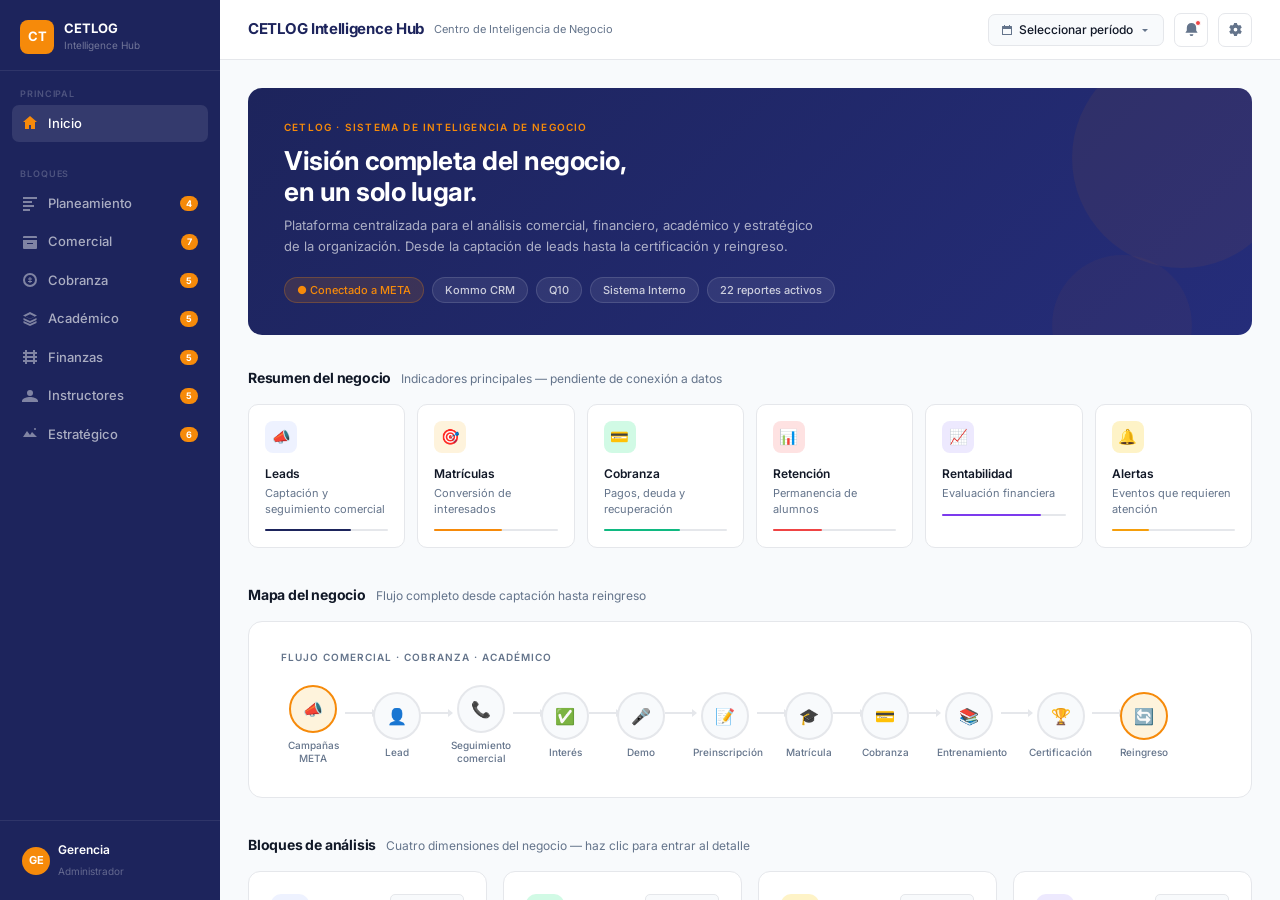
<file: index.html>
<!DOCTYPE html>
<html lang="es">
<head>
<meta charset="UTF-8">
<meta name="viewport" content="width=device-width, initial-scale=1.0">
<title>CETLOG Intelligence Hub</title>
<link href="https://fonts.googleapis.com/css2?family=Inter:wght@300;400;500;600;700&display=swap" rel="stylesheet">
<link rel="stylesheet" href="cetlog_shared.css">
<style>
  .hero { background: linear-gradient(135deg, var(--navy) 0%, #252D7A 100%); border-radius: 14px; padding: 32px 36px; margin-bottom: 28px; position: relative; overflow: hidden; }
  .hero::before { content: ''; position: absolute; right: -40px; top: -40px; width: 220px; height: 220px; background: var(--orange); border-radius: 50%; opacity: 0.06; }
  .hero::after { content: ''; position: absolute; right: 60px; bottom: -60px; width: 140px; height: 140px; background: var(--orange); border-radius: 50%; opacity: 0.04; }
  .hero-label { font-size: 10px; font-weight: 600; color: var(--orange); text-transform: uppercase; letter-spacing: 0.12em; margin-bottom: 10px; }
  .hero h2 { font-size: 26px; font-weight: 700; color: white; letter-spacing: -0.5px; margin-bottom: 8px; line-height: 1.2; }
  .hero p { color: #ffffffa0; font-size: 13px; max-width: 540px; line-height: 1.6; margin-bottom: 20px; }
  .hero-chips { display: flex; gap: 8px; flex-wrap: wrap; }
  .hero-chip { background: #ffffff14; border: 1px solid #ffffff20; color: #ffffffc0; font-size: 11px; font-weight: 500; padding: 4px 12px; border-radius: 20px; }
  .hero-chip.orange { background: #F68A0A22; border-color: #F68A0A40; color: var(--orange); }

  .kpi-strip { display: grid; grid-template-columns: repeat(6, 1fr); gap: 12px; margin-bottom: 4px; }
  .kpi-card { background: var(--card); border: 1px solid var(--border); border-radius: 10px; padding: 16px; cursor: pointer; transition: all 0.15s; text-decoration: none; color: inherit; display: block; }
  .kpi-card:hover { border-color: var(--navy); box-shadow: 0 4px 16px #1D245C0f; transform: translateY(-1px); }
  .kpi-icon { width: 32px; height: 32px; border-radius: 8px; display: flex; align-items: center; justify-content: center; margin-bottom: 12px; font-size: 15px; }
  .kpi-card h4 { font-size: 12px; font-weight: 600; color: var(--text); margin-bottom: 3px; }
  .kpi-card p { font-size: 11px; color: var(--muted); line-height: 1.4; }
  .kpi-card .kpi-bar { height: 2px; background: var(--border); border-radius: 1px; margin-top: 12px; }
  .kpi-card .kpi-bar-fill { height: 100%; border-radius: 1px; width: 0; transition: width 0.8s ease; }

  .flow-section { background: var(--card); border: 1px solid var(--border); border-radius: 14px; padding: 28px 32px; margin-bottom: 4px; }
  .flow-label { font-size: 10px; font-weight: 600; color: var(--muted); text-transform: uppercase; letter-spacing: 0.1em; margin-bottom: 20px; }
  .flow-track { display: flex; align-items: center; gap: 0; overflow-x: auto; padding-bottom: 4px; }
  .flow-node { display: flex; flex-direction: column; align-items: center; flex-shrink: 0; }
  .flow-step { display: flex; flex-direction: column; align-items: center; gap: 6px; }
  .flow-bubble { width: 48px; height: 48px; border-radius: 50%; display: flex; align-items: center; justify-content: center; font-size: 16px; border: 2px solid var(--border); background: var(--bg); transition: all 0.2s; cursor: pointer; }
  .flow-bubble:hover { border-color: var(--navy); transform: scale(1.08); }
  .flow-bubble.highlight { border-color: var(--orange); background: var(--orange-light); }
  .flow-label-text { font-size: 10px; font-weight: 500; color: var(--muted); text-align: center; max-width: 64px; line-height: 1.3; }
  .flow-connector { width: 28px; height: 2px; background: var(--border); flex-shrink: 0; position: relative; margin-bottom: 24px; }
  .flow-connector::after { content: ''; position: absolute; right: -4px; top: -3px; width: 0; height: 0; border-top: 4px solid transparent; border-bottom: 4px solid transparent; border-left: 5px solid var(--border); }

  .blocks-grid { display: grid; grid-template-columns: repeat(4, 1fr); gap: 16px; }
  .block-card { background: var(--card); border: 1px solid var(--border); border-radius: 12px; padding: 22px; cursor: pointer; transition: all 0.15s; display: flex; flex-direction: column; gap: 14px; text-decoration: none; color: inherit; }
  .block-card:hover { box-shadow: 0 8px 24px #1D245C12; transform: translateY(-2px); }
  .block-card:hover .block-btn { background: var(--navy); color: white; border-color: var(--navy); }
  .block-header { display: flex; align-items: flex-start; justify-content: space-between; }
  .block-icon { width: 38px; height: 38px; border-radius: 10px; display: flex; align-items: center; justify-content: center; font-size: 18px; }
  .block-count { font-size: 11px; font-weight: 600; color: var(--muted); background: var(--bg); border: 1px solid var(--border); border-radius: 5px; padding: 2px 8px; }
  .block-body h4 { font-size: 14px; font-weight: 700; color: var(--text); margin-bottom: 5px; letter-spacing: -0.2px; }
  .block-body p { font-size: 12px; color: var(--muted); line-height: 1.5; }
  .block-reports { display: flex; flex-wrap: wrap; gap: 5px; }
  .report-tag { font-size: 10px; font-weight: 500; color: var(--muted); background: var(--bg); border: 1px solid var(--border); border-radius: 4px; padding: 2px 7px; }
  .block-btn { display: flex; align-items: center; justify-content: center; gap: 5px; border: 1px solid var(--border); border-radius: 7px; padding: 8px; font-size: 12px; font-weight: 600; color: var(--text); background: var(--bg); cursor: pointer; transition: all 0.15s; width: 100%; }

  .alerts-grid { display: grid; grid-template-columns: repeat(2, 1fr); gap: 12px; }
  .alert-card { background: var(--card); border: 1px solid var(--border); border-radius: 10px; padding: 16px 18px; display: flex; gap: 14px; align-items: flex-start; cursor: pointer; transition: all 0.15s; }
  .alert-card:hover { border-color: var(--navy); box-shadow: 0 4px 14px #1D245C0a; }
  .alert-dot { width: 8px; height: 8px; border-radius: 50%; flex-shrink: 0; margin-top: 5px; }
  .alert-body { flex: 1; }
  .alert-type { font-size: 9px; font-weight: 700; text-transform: uppercase; letter-spacing: 0.1em; margin-bottom: 4px; }
  .alert-body h5 { font-size: 13px; font-weight: 600; color: var(--text); margin-bottom: 3px; }
  .alert-body p { font-size: 11px; color: var(--muted); line-height: 1.4; }
  .alert-meta { font-size: 10px; color: var(--muted); margin-top: 8px; display: flex; gap: 8px; align-items: center; }
  .alert-badge { font-size: 9px; font-weight: 600; padding: 2px 7px; border-radius: 4px; }
</style>
</head>
<body>
<div class="layout">

  <aside class="sidebar">
    <div class="sidebar-logo">
      <div class="logo-mark">CT</div>
      <div class="logo-text"><strong>CETLOG</strong><span>Intelligence Hub</span></div>
    </div>
    <div class="sidebar-section">
      <div class="sidebar-section-label">Principal</div>
      <a class="nav-item active" href="index.html">
        <svg class="nav-icon" viewBox="0 0 16 16" fill="currentColor"><path d="M8 1L1 7h2v7h4v-4h2v4h4V7h2L8 1z"/></svg>
        Inicio
      </a>
    </div>
    <div class="sidebar-section">
      <div class="sidebar-section-label">Bloques</div>
      <a class="nav-item" href="cetlog_planeamiento.html">
        <svg class="nav-icon" viewBox="0 0 16 16" fill="currentColor"><path d="M1 2h14v2H1V2zm0 4h9v2H1V6zm0 4h11v2H1v-2zm0 4h7v2H1v-2z"/></svg>
        Planeamiento<span class="nav-badge">4</span>
      </a>
      <a class="nav-item" href="cetlog_comercial.html">
        <svg class="nav-icon" viewBox="0 0 16 16" fill="currentColor"><path d="M2 2h12a1 1 0 0 1 1 1v1H1V3a1 1 0 0 1 1-1zm-1 4h14v8a1 1 0 0 1-1 1H2a1 1 0 0 1-1-1V6zm4 3v1h6V9H5z"/></svg>
        Comercial<span class="nav-badge">7</span>
      </a>
      <a class="nav-item" href="cetlog_cobranza.html">
        <svg class="nav-icon" viewBox="0 0 16 16" fill="currentColor"><path d="M8 1a7 7 0 1 1 0 14A7 7 0 0 1 8 1zm0 2a5 5 0 1 0 0 10A5 5 0 0 0 8 3zm.5 2v1.5H10v1H8.5V9H10v1H8.5V11h-1v-1H6V9h1.5V7.5H6v-1h1.5V5h1z"/></svg>
        Cobranza<span class="nav-badge">5</span>
      </a>
      <a class="nav-item" href="cetlog_academico.html">
        <svg class="nav-icon" viewBox="0 0 16 16" fill="currentColor"><path d="M8 1l7 3.5-7 3.5-7-3.5L8 1zm0 2.24L3.36 5.5 8 7.76 12.64 5.5 8 3.24zM1.5 7l6.5 3 6.5-3V9L8 12 1.5 9V7zm0 3l6.5 3 6.5-3v2L8 15l-6.5-3v-2z"/></svg>
        Académico<span class="nav-badge">5</span>
      </a>
      <a class="nav-item" href="cetlog_finanzas.html">
        <svg class="nav-icon" viewBox="0 0 16 16" fill="currentColor"><path d="M1 3h14v2H1V3zm0 4h14v2H1V7zm0 4h14v2H1v-2zM3 1h2v14H3V1zm8 0h2v14h-2V1z"/></svg>
        Finanzas<span class="nav-badge">5</span>
      </a>
      <a class="nav-item" href="cetlog_instructores.html">
      <svg class="nav-icon" viewBox="0 0 16 16" fill="currentColor"><path d="M8 8a3 3 0 1 0 0-6 3 3 0 0 0 0 6zm0 1c-2.67 0-8 1.34-8 4v1h16v-1c0-2.66-5.33-4-8-4z"/></svg>
      Instructores<span class="nav-badge">5</span>
    </a>
    <a class="nav-item" href="cetlog_estrategico.html">
        <svg class="nav-icon" viewBox="0 0 16 16" fill="currentColor"><path d="M1 11l4-6 3 4 2-3 5 5H1zm13-8a1 1 0 1 1-2 0 1 1 0 0 1 2 0z"/></svg>
        Estratégico<span class="nav-badge">6</span>
      </a>
    </div>
    <div class="sidebar-bottom">
      <div class="user-pill">
        <div class="avatar">GE</div>
        <div class="user-info"><strong>Gerencia</strong><span>Administrador</span></div>
      </div>
    </div>
  </aside>

  <div class="main">
    <header class="topbar">
      <div class="topbar-title">
        <h1>CETLOG Intelligence Hub</h1>
        <p>Centro de Inteligencia de Negocio</p>
      </div>
      <div class="topbar-actions">
        <div class="period-selector">
          <svg viewBox="0 0 12 12" fill="currentColor"><path d="M3 1v1H1.5A.5.5 0 0 0 1 2.5v8a.5.5 0 0 0 .5.5h9a.5.5 0 0 0 .5-.5v-8a.5.5 0 0 0-.5-.5H9V1H8v1H4V1H3zm-1 4h8v5H2V5z"/></svg>
          Seleccionar período
          <svg viewBox="0 0 12 12" fill="currentColor"><path d="M3 5l3 3 3-3"/></svg>
        </div>
        <div class="icon-btn" data-tip="Notificaciones">
          <div class="notif-dot"></div>
          <svg width="15" height="15" viewBox="0 0 16 16" fill="currentColor"><path d="M8 1a5 5 0 0 0-5 5v3l-1.5 2.5h13L13 9V6a5 5 0 0 0-5-5zm0 14a2 2 0 0 0 2-2H6a2 2 0 0 0 2 2z"/></svg>
        </div>
        <div class="icon-btn" data-tip="Configuración">
          <svg width="15" height="15" viewBox="0 0 16 16" fill="currentColor"><path d="M6.5 1h3l.5 2a5 5 0 0 1 1.2.7l2-.5 1.5 2.6-1.5 1.4a5 5 0 0 1 0 1.6l1.5 1.4-1.5 2.6-2-.5A5 5 0 0 1 10 13l-.5 2h-3L6 13a5 5 0 0 1-1.2-.7l-2 .5L1.3 10.2l1.5-1.4a5 5 0 0 1 0-1.6L1.3 5.8 2.8 3.2l2 .5A5 5 0 0 1 6 3L6.5 1zM8 6a2 2 0 1 0 0 4 2 2 0 0 0 0-4z"/></svg>
        </div>
      </div>
    </header>

    <div class="content">

      <div class="hero">
        <div class="hero-label">CETLOG · Sistema de Inteligencia de Negocio</div>
        <h2>Visión completa del negocio,<br>en un solo lugar.</h2>
        <p>Plataforma centralizada para el análisis comercial, financiero, académico y estratégico de la organización. Desde la captación de leads hasta la certificación y reingreso.</p>
        <div class="hero-chips">
          <div class="hero-chip orange">● Conectado a META</div>
          <div class="hero-chip">Kommo CRM</div>
          <div class="hero-chip">Q10</div>
          <div class="hero-chip">Sistema Interno</div>
          <div class="hero-chip">22 reportes activos</div>
        </div>
      </div>

      <div class="section-header">
        <h3>Resumen del negocio</h3>
        <p>Indicadores principales — pendiente de conexión a datos</p>
      </div>
      <div class="kpi-strip">
        <a class="kpi-card" href="cetlog_comercial.html">
          <div class="kpi-icon" style="background:#EEF2FF;">📣</div>
          <h4>Leads</h4>
          <p>Captación y seguimiento comercial</p>
          <div class="kpi-bar"><div class="kpi-bar-fill" style="background:var(--navy);" data-w="70"></div></div>
        </a>
        <a class="kpi-card" href="cetlog_comercial.html">
          <div class="kpi-icon" style="background:#FEF3DC;">🎯</div>
          <h4>Matrículas</h4>
          <p>Conversión de interesados</p>
          <div class="kpi-bar"><div class="kpi-bar-fill" style="background:var(--orange);" data-w="55"></div></div>
        </a>
        <a class="kpi-card" href="cetlog_cobranza.html">
          <div class="kpi-icon" style="background:#D1FAE5;">💳</div>
          <h4>Cobranza</h4>
          <p>Pagos, deuda y recuperación</p>
          <div class="kpi-bar"><div class="kpi-bar-fill" style="background:var(--success);" data-w="62"></div></div>
        </a>
        <a class="kpi-card" href="cetlog_academico.html">
          <div class="kpi-icon" style="background:#FEE2E2;">📊</div>
          <h4>Retención</h4>
          <p>Permanencia de alumnos</p>
          <div class="kpi-bar"><div class="kpi-bar-fill" style="background:var(--danger);" data-w="40"></div></div>
        </a>
        <a class="kpi-card" href="cetlog_estrategico.html">
          <div class="kpi-icon" style="background:#EDE9FE;">📈</div>
          <h4>Rentabilidad</h4>
          <p>Evaluación financiera</p>
          <div class="kpi-bar"><div class="kpi-bar-fill" style="background:#7C3AED;" data-w="80"></div></div>
        </a>
        <div class="kpi-card">
          <div class="kpi-icon" style="background:#FEF3C7;">🔔</div>
          <h4>Alertas</h4>
          <p>Eventos que requieren atención</p>
          <div class="kpi-bar"><div class="kpi-bar-fill" style="background:var(--warning);" data-w="30"></div></div>
        </div>
      </div>

      <div class="section-header" style="margin-top:36px;">
        <h3>Mapa del negocio</h3>
        <p>Flujo completo desde captación hasta reingreso</p>
      </div>
      <div class="flow-section">
        <div class="flow-label">FLUJO COMERCIAL · COBRANZA · ACADÉMICO</div>
        <div class="flow-track">
          <div class="flow-node"><div class="flow-step"><div class="flow-bubble highlight" data-tip="META Ads"><span>📣</span></div><div class="flow-label-text">Campañas META</div></div></div>
          <div class="flow-connector"></div>
          <div class="flow-node"><div class="flow-step"><div class="flow-bubble" data-tip="Kommo CRM"><span>👤</span></div><div class="flow-label-text">Lead</div></div></div>
          <div class="flow-connector"></div>
          <div class="flow-node"><div class="flow-step"><div class="flow-bubble" data-tip="Kommo + Control"><span>📞</span></div><div class="flow-label-text">Seguimiento comercial</div></div></div>
          <div class="flow-connector"></div>
          <div class="flow-node"><div class="flow-step"><div class="flow-bubble" data-tip="Kommo"><span>✅</span></div><div class="flow-label-text">Interés</div></div></div>
          <div class="flow-connector"></div>
          <div class="flow-node"><div class="flow-step"><div class="flow-bubble" data-tip="Lista de asistentes"><span>🎤</span></div><div class="flow-label-text">Demo</div></div></div>
          <div class="flow-connector"></div>
          <div class="flow-node"><div class="flow-step"><div class="flow-bubble" data-tip="Q10"><span>📝</span></div><div class="flow-label-text">Preinscripción</div></div></div>
          <div class="flow-connector"></div>
          <div class="flow-node"><div class="flow-step"><div class="flow-bubble" data-tip="Q10"><span>🎓</span></div><div class="flow-label-text">Matrícula</div></div></div>
          <div class="flow-connector"></div>
          <div class="flow-node"><div class="flow-step"><div class="flow-bubble" data-tip="Q10 + Cobranza"><span>💳</span></div><div class="flow-label-text">Cobranza</div></div></div>
          <div class="flow-connector"></div>
          <div class="flow-node"><div class="flow-step"><div class="flow-bubble" data-tip="Q10 + Sistema"><span>📚</span></div><div class="flow-label-text">Entrenamiento</div></div></div>
          <div class="flow-connector"></div>
          <div class="flow-node"><div class="flow-step"><div class="flow-bubble" data-tip="Q10"><span>🏆</span></div><div class="flow-label-text">Certificación</div></div></div>
          <div class="flow-connector"></div>
          <div class="flow-node"><div class="flow-step"><div class="flow-bubble highlight" data-tip="Q10 + Kommo"><span>🔄</span></div><div class="flow-label-text">Reingreso</div></div></div>
        </div>
      </div>

      <div class="section-header" style="margin-top:36px;">
        <h3>Bloques de análisis</h3>
        <p>Cuatro dimensiones del negocio — haz clic para entrar al detalle</p>
      </div>
      <div class="blocks-grid">

        <a class="block-card" href="cetlog_comercial.html">
          <div class="block-header"><div class="block-icon" style="background:#EEF2FF;">📣</div><div class="block-count">6 reportes</div></div>
          <div class="block-body"><h4>Comercial</h4><p>Analiza campañas, leads, seguimiento comercial, demos y matrículas.</p></div>
          <div class="block-reports"><span class="report-tag">Campañas</span><span class="report-tag">Leads</span><span class="report-tag">Embudo</span><span class="report-tag">Demos</span><span class="report-tag">Conversión</span><span class="report-tag">ROAS</span></div>
          <button class="block-btn">Ingresar →</button>
        </a>

        <a class="block-card" href="cetlog_cobranza.html">
          <div class="block-header"><div class="block-icon" style="background:#D1FAE5;">💳</div><div class="block-count">5 reportes</div></div>
          <div class="block-body"><h4>Cobranza</h4><p>Analiza matrículas, cuotas, deuda, recuperación y deserción financiera.</p></div>
          <div class="block-reports"><span class="report-tag">Matrículas</span><span class="report-tag">Primera Cuota</span><span class="report-tag">Deudores</span><span class="report-tag">Recuperación</span><span class="report-tag">Pérdidas</span></div>
          <button class="block-btn">Ingresar →</button>
        </a>

        <a class="block-card" href="cetlog_academico.html">
          <div class="block-header"><div class="block-icon" style="background:#FEF3C7;">📚</div><div class="block-count">5 reportes</div></div>
          <div class="block-body"><h4>Académico</h4><p>Analiza asistencia, participación, satisfacción, certificación y reingreso.</p></div>
          <div class="block-reports"><span class="report-tag">Asistencia</span><span class="report-tag">Participación</span><span class="report-tag">Encuestas</span><span class="report-tag">Certificación</span><span class="report-tag">Reingresantes</span></div>
          <button class="block-btn">Ingresar →</button>
        </a>

        <a class="block-card" href="cetlog_estrategico.html">
          <div class="block-header"><div class="block-icon" style="background:#EDE9FE;">📈</div><div class="block-count">6 reportes</div></div>
          <div class="block-body"><h4>Estratégico</h4><p>Transforma la información operativa en decisiones de negocio.</p></div>
          <div class="block-reports"><span class="report-tag">Rentabilidad</span><span class="report-tag">ROI</span><span class="report-tag">Cohortes</span><span class="report-tag">Riesgo Retiro</span><span class="report-tag">Riesgo Mora</span><span class="report-tag">Perfiles</span></div>
          <button class="block-btn">Ingresar →</button>
        </a>

      </div>

      <div class="section-header" style="margin-top:36px;">
        <h3>Centro de alertas</h3>
        <p>Eventos que requieren atención — pendiente de datos reales</p>
      </div>
      <div class="alerts-grid">
        <div class="alert-card">
          <div class="alert-dot" style="background:var(--danger);"></div>
          <div class="alert-body">
            <div class="alert-type" style="color:var(--danger);">Riesgo</div>
            <h5>Deudores sin seguimiento</h5>
            <p>Alumnos con deuda activa sin contacto registrado en los últimos días.</p>
            <div class="alert-meta"><span class="alert-badge" style="background:var(--danger-light);color:var(--danger);">Cobranza</span><span>· Acción requerida</span></div>
          </div>
        </div>
        <div class="alert-card">
          <div class="alert-dot" style="background:var(--warning);"></div>
          <div class="alert-body">
            <div class="alert-type" style="color:var(--warning);">Seguimiento</div>
            <h5>Leads sin contactar</h5>
            <p>Leads nuevos asignados a comerciales sin primera llamada registrada.</p>
            <div class="alert-meta"><span class="alert-badge" style="background:var(--warning-light);color:var(--warning);">Comercial</span><span>· Revisión pendiente</span></div>
          </div>
        </div>
        <div class="alert-card">
          <div class="alert-dot" style="background:var(--success);"></div>
          <div class="alert-body">
            <div class="alert-type" style="color:var(--success);">Oportunidad</div>
            <h5>Certificados sin oferta de reingreso</h5>
            <p>Alumnos certificados recientemente a quienes no se les ha ofrecido un nuevo programa.</p>
            <div class="alert-meta"><span class="alert-badge" style="background:var(--success-light);color:var(--success);">Académico</span><span>· Oportunidad comercial</span></div>
          </div>
        </div>
        <div class="alert-card">
          <div class="alert-dot" style="background:#7C3AED;"></div>
          <div class="alert-body">
            <div class="alert-type" style="color:#7C3AED;">Tendencia</div>
            <h5>Baja asistencia en programa activo</h5>
            <p>Un programa activo muestra tendencia a la baja en asistencia en las últimas sesiones.</p>
            <div class="alert-meta"><span class="alert-badge" style="background:#EDE9FE;color:#7C3AED;">Académico</span><span>· Monitoreo activo</span></div>
          </div>
        </div>
      </div>

      <div style="height:40px;"></div>
    </div>
  </div>
</div>

<script>
  window.addEventListener('load', () => {
    setTimeout(() => {
      document.querySelectorAll('.kpi-bar-fill').forEach(el => { el.style.width = el.dataset.w + '%'; });
    }, 300);
  });
</script>
</body>
</html>
</file>
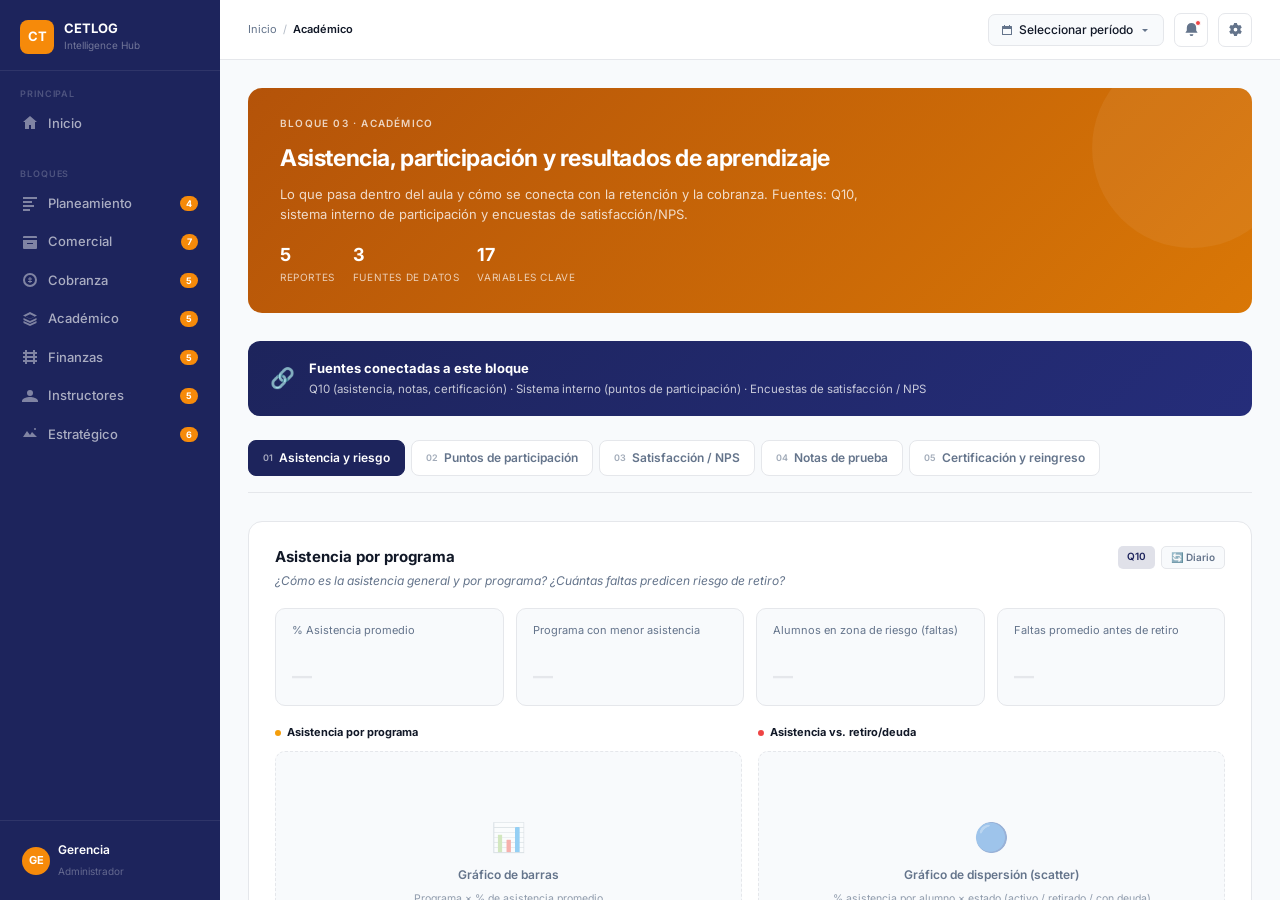
<file: cetlog_academico.html>
<!DOCTYPE html>
<html lang="es">
<head>
<meta charset="UTF-8">
<meta name="viewport" content="width=device-width, initial-scale=1.0">
<title>Académico · CETLOG Intelligence Hub</title>
<link href="https://fonts.googleapis.com/css2?family=Inter:wght@300;400;500;600;700&display=swap" rel="stylesheet">
<link rel="stylesheet" href="cetlog_shared.css">
<style>
  .block-hero.bh-academico { background: linear-gradient(135deg, #B45309 0%, #D97706 100%); }

.rtab .tab-dot{width:6px;height:6px;border-radius:50%;display:none;flex-shrink:0}
.rtab.active .tab-dot{display:inline-block;background:var(--orange)}
</style>
</head>
<body>
<div class="layout">

  <aside class="sidebar">
    <div class="sidebar-logo">
      <div class="logo-mark">CT</div>
      <div class="logo-text"><strong>CETLOG</strong><span>Intelligence Hub</span></div>
    </div>
    <div class="sidebar-section">
      <div class="sidebar-section-label">Principal</div>
      <a class="nav-item" href="index.html">
        <svg class="nav-icon" viewBox="0 0 16 16" fill="currentColor"><path d="M8 1L1 7h2v7h4v-4h2v4h4V7h2L8 1z"/></svg>
        Inicio
      </a>
    </div>
    <div class="sidebar-section">
      <div class="sidebar-section-label">Bloques</div>
      <a class="nav-item" href="cetlog_planeamiento.html">
        <svg class="nav-icon" viewBox="0 0 16 16" fill="currentColor"><path d="M1 2h14v2H1V2zm0 4h9v2H1V6zm0 4h11v2H1v-2zm0 4h7v2H1v-2z"/></svg>
        Planeamiento<span class="nav-badge">4</span>
      </a>
      <a class="nav-item" href="cetlog_comercial.html">
        <svg class="nav-icon" viewBox="0 0 16 16" fill="currentColor"><path d="M2 2h12a1 1 0 0 1 1 1v1H1V3a1 1 0 0 1 1-1zm-1 4h14v8a1 1 0 0 1-1 1H2a1 1 0 0 1-1-1V6zm4 3v1h6V9H5z"/></svg>
        Comercial<span class="nav-badge">7</span>
      </a>
      <a class="nav-item" href="cetlog_cobranza.html">
        <svg class="nav-icon" viewBox="0 0 16 16" fill="currentColor"><path d="M8 1a7 7 0 1 1 0 14A7 7 0 0 1 8 1zm0 2a5 5 0 1 0 0 10A5 5 0 0 0 8 3zm.5 2v1.5H10v1H8.5V9H10v1H8.5V11h-1v-1H6V9h1.5V7.5H6v-1h1.5V5h1z"/></svg>
        Cobranza<span class="nav-badge">5</span>
      </a>
      <a class="nav-item" href="cetlog_academico.html">
        <svg class="nav-icon" viewBox="0 0 16 16" fill="currentColor"><path d="M8 1l7 3.5-7 3.5-7-3.5L8 1zm0 2.24L3.36 5.5 8 7.76 12.64 5.5 8 3.24zM1.5 7l6.5 3 6.5-3V9L8 12 1.5 9V7zm0 3l6.5 3 6.5-3v2L8 15l-6.5-3v-2z"/></svg>
        Académico<span class="nav-badge">5</span>
      </a>
      <a class="nav-item" href="cetlog_finanzas.html">
        <svg class="nav-icon" viewBox="0 0 16 16" fill="currentColor"><path d="M1 3h14v2H1V3zm0 4h14v2H1V7zm0 4h14v2H1v-2zM3 1h2v14H3V1zm8 0h2v14h-2V1z"/></svg>
        Finanzas<span class="nav-badge">5</span>
      </a>
      <a class="nav-item" href="cetlog_instructores.html">
      <svg class="nav-icon" viewBox="0 0 16 16" fill="currentColor"><path d="M8 8a3 3 0 1 0 0-6 3 3 0 0 0 0 6zm0 1c-2.67 0-8 1.34-8 4v1h16v-1c0-2.66-5.33-4-8-4z"/></svg>
      Instructores<span class="nav-badge">5</span>
    </a>
    <a class="nav-item" href="cetlog_estrategico.html">
        <svg class="nav-icon" viewBox="0 0 16 16" fill="currentColor"><path d="M1 11l4-6 3 4 2-3 5 5H1zm13-8a1 1 0 1 1-2 0 1 1 0 0 1 2 0z"/></svg>
        Estratégico<span class="nav-badge">6</span>
      </a>
    </div>
    <div class="sidebar-bottom">
      <div class="user-pill">
        <div class="avatar">GE</div>
        <div class="user-info"><strong>Gerencia</strong><span>Administrador</span></div>
      </div>
    </div>
  </aside>

  <div class="main">
    <header class="topbar">
      <div class="topbar-title">
        <div class="topbar-crumb">
          <a href="index.html">Inicio</a>
          <span class="sep">/</span>
          <span class="current">Académico</span>
        </div>
      </div>
      <div class="topbar-actions">
        <div class="period-selector">
          <svg viewBox="0 0 12 12" fill="currentColor"><path d="M3 1v1H1.5A.5.5 0 0 0 1 2.5v8a.5.5 0 0 0 .5.5h9a.5.5 0 0 0 .5-.5v-8a.5.5 0 0 0-.5-.5H9V1H8v1H4V1H3zm-1 4h8v5H2V5z"/></svg>
          Seleccionar período
          <svg viewBox="0 0 12 12" fill="currentColor"><path d="M3 5l3 3 3-3"/></svg>
        </div>
        <div class="icon-btn" data-tip="Notificaciones"><div class="notif-dot"></div>
          <svg width="15" height="15" viewBox="0 0 16 16" fill="currentColor"><path d="M8 1a5 5 0 0 0-5 5v3l-1.5 2.5h13L13 9V6a5 5 0 0 0-5-5zm0 14a2 2 0 0 0 2-2H6a2 2 0 0 0 2 2z"/></svg>
        </div>
        <div class="icon-btn" data-tip="Configuración">
          <svg width="15" height="15" viewBox="0 0 16 16" fill="currentColor"><path d="M6.5 1h3l.5 2a5 5 0 0 1 1.2.7l2-.5 1.5 2.6-1.5 1.4a5 5 0 0 1 0 1.6l1.5 1.4-1.5 2.6-2-.5A5 5 0 0 1 10 13l-.5 2h-3L6 13a5 5 0 0 1-1.2-.7l-2 .5L1.3 10.2l1.5-1.4a5 5 0 0 1 0-1.6L1.3 5.8 2.8 3.2l2 .5A5 5 0 0 1 6 3L6.5 1zM8 6a2 2 0 1 0 0 4 2 2 0 0 0 0-4z"/></svg>
        </div>
      </div>
    </header>

    <div class="content">

      <div class="block-hero bh-academico">
        <div class="block-hero-eyebrow">Bloque 03 · Académico</div>
        <h2>Asistencia, participación y resultados de aprendizaje</h2>
        <p>Lo que pasa dentro del aula y cómo se conecta con la retención y la cobranza. Fuentes: Q10, sistema interno de participación y encuestas de satisfacción/NPS.</p>
        <div class="block-hero-meta">
          <div><span class="num">5</span><span class="lbl">Reportes</span></div>
          <div><span class="num">3</span><span class="lbl">Fuentes de datos</span></div>
          <div><span class="num">17</span><span class="lbl">Variables clave</span></div>
        </div>
      </div>

      <div class="integration-banner">
        <div class="icon">🔗</div>
        <div>
          <h5>Fuentes conectadas a este bloque</h5>
          <p>Q10 (asistencia, notas, certificación) · Sistema interno (puntos de participación) · Encuestas de satisfacción / NPS</p>
        </div>
      </div>

      <div class="report-tabs">
        <div class="report-tab active" onclick="showReport('asistencia')"><span class="tab-num">01</span> Asistencia y riesgo</div>
        <div class="report-tab" onclick="showReport('participacion')"><span class="tab-num">02</span> Puntos de participación</div>
        <div class="report-tab" onclick="showReport('satisfaccion')"><span class="tab-num">03</span> Satisfacción / NPS</div>
        <div class="report-tab" onclick="showReport('notas')"><span class="tab-num">04</span> Notas de prueba</div>
        <div class="report-tab" onclick="showReport('certificacion')"><span class="tab-num">05</span> Certificación y reingreso</div>
      </div>

      <!-- REPORT 1: ASISTENCIA Y RIESGO -->
      <div class="report-panel active" id="panel-asistencia">
        <div class="report-card">
          <div class="report-card-header">
            <div><h4>Asistencia por programa</h4><p class="question">¿Cómo es la asistencia general y por programa? ¿Cuántas faltas predicen riesgo de retiro?</p></div>
            <div class="report-meta-tags"><span class="meta-tag source">Q10</span><span class="meta-tag freq">🔄 Diario</span></div>
          </div>
          <div class="kpi-row" style="margin-bottom:18px;">
            <div class="kpi-mini"><div class="q">% Asistencia promedio</div><div class="placeholder-value"></div></div>
            <div class="kpi-mini"><div class="q">Programa con menor asistencia</div><div class="placeholder-value"></div></div>
            <div class="kpi-mini"><div class="q">Alumnos en zona de riesgo (faltas)</div><div class="placeholder-value"></div></div>
            <div class="kpi-mini"><div class="q">Faltas promedio antes de retiro</div><div class="placeholder-value"></div></div>
          </div>
          <div class="chart-grid-2">
            <div>
              <div class="viz-label"><span class="dot" style="background:var(--warning);"></span>Asistencia por programa</div>
              <div class="chart-placeholder"><div class="icon">📊</div><div class="label">Gráfico de barras</div><div class="sub">Programa × % de asistencia promedio</div></div>
            </div>
            <div>
              <div class="viz-label"><span class="dot" style="background:var(--danger);"></span>Asistencia vs. retiro/deuda</div>
              <div class="chart-placeholder"><div class="icon">🔵</div><div class="label">Gráfico de dispersión (scatter)</div><div class="sub">% asistencia por alumno × estado (activo / retirado / con deuda)</div></div>
            </div>
          </div>
          <div style="height:16px;"></div>
          <div class="viz-label"><span class="dot" style="background:var(--muted);"></span>Detalle de asistencia por programa</div>
          <div class="table-placeholder">
            <table>
              <thead><tr><th>Programa</th><th>Alumnos</th><th>% Asistencia</th><th>En riesgo (≥3 faltas)</th><th>Retirados del periodo</th></tr></thead>
              <tbody>
                <tr><td class="label-col">—</td><td>—</td><td>—</td><td>—</td><td>—</td></tr>
                <tr><td class="label-col">—</td><td>—</td><td>—</td><td>—</td><td>—</td></tr>
              </tbody>
            </table>
          </div>
        </div>

        <div class="report-card">
          <div class="report-card-header">
            <div><h4>Umbral de faltas como señal de riesgo</h4><p class="question">¿A partir de cuántas faltas seguidas aumenta significativamente la probabilidad de retiro?</p></div>
            <div class="report-meta-tags"><span class="meta-tag source">Q10</span><span class="meta-tag freq">🔄 Semanal</span></div>
          </div>
          <div class="viz-label"><span class="dot" style="background:var(--danger);"></span>Distribución de faltas previas al retiro</div>
          <div class="chart-placeholder"><div class="icon">📊</div><div class="label">Histograma</div><div class="sub">Número de faltas consecutivas × cantidad de retirados, marcando el umbral de alerta</div></div>
          <div style="height:10px;"></div>
          <p style="font-size:11px;color:var(--muted);font-style:italic;">⚠️ Regla simple sugerida para fase 1: alertar cuando un alumno acumula 3+ faltas en las últimas 2 semanas. Un modelo predictivo formal queda para una fase posterior.</p>
        </div>
      </div>

      <!-- REPORT 2: PUNTOS DE PARTICIPACIÓN -->
      <div class="report-panel" id="panel-participacion">
        <div class="report-card">
          <div class="report-card-header">
            <div><h4>Participación por programa y entrenador</h4><p class="question">¿Quién participa más, con qué calidad, y cómo varía por entrenador y programa?</p></div>
            <div class="report-meta-tags"><span class="meta-tag source">Sistema interno</span><span class="meta-tag freq">🔄 Diario</span></div>
          </div>
          <div class="kpi-row" style="margin-bottom:18px;">
            <div class="kpi-mini"><div class="q">Puntos promedio por alumno</div><div class="placeholder-value"></div></div>
            <div class="kpi-mini"><div class="q">Programa más participativo</div><div class="placeholder-value"></div></div>
            <div class="kpi-mini"><div class="q">Entrenador con mayor participación generada</div><div class="placeholder-value"></div></div>
            <div class="kpi-mini"><div class="q">% Alumnos sin participación registrada</div><div class="placeholder-value"></div></div>
          </div>
          <div class="chart-grid-2">
            <div>
              <div class="viz-label"><span class="dot" style="background:var(--orange);"></span>Participación por programa</div>
              <div class="chart-placeholder"><div class="icon">📊</div><div class="label">Gráfico de barras</div><div class="sub">Programa × puntos promedio de participación</div></div>
            </div>
            <div>
              <div class="viz-label"><span class="dot" style="background:var(--navy);"></span>Participación por entrenador</div>
              <div class="chart-placeholder"><div class="icon">📊</div><div class="label">Gráfico de barras horizontales</div><div class="sub">Entrenador × puntos promedio generados en sus sesiones</div></div>
            </div>
          </div>
        </div>

        <div class="report-card">
          <div class="report-card-header">
            <div><h4>Participación vs. retiro y deuda</h4><p class="question">¿La calidad/cantidad de participación se relaciona con menor riesgo de retiro o de mora?</p></div>
            <div class="report-meta-tags"><span class="meta-tag source">Sistema interno + Q10</span><span class="meta-tag freq">🔄 Semanal</span></div>
          </div>
          <div class="viz-label"><span class="dot" style="background:var(--success);"></span>Puntos de participación vs. estado del alumno</div>
          <div class="chart-placeholder" style="min-height:220px;"><div class="icon">🔵</div><div class="label">Gráfico de dispersión (scatter)</div><div class="sub">Puntos de participación acumulados × estado (activo / retirado / con deuda / certificado)</div></div>
        </div>
      </div>

      <!-- REPORT 3: SATISFACCIÓN / NPS -->
      <div class="report-panel" id="panel-satisfaccion">
        <div class="report-card">
          <div class="report-card-header">
            <div><h4>Satisfacción y NPS por programa y entrenador</h4><p class="question">¿Qué tan satisfechos están los alumnos? ¿Qué entrenadores y programas generan mejor experiencia?</p></div>
            <div class="report-meta-tags"><span class="meta-tag source">Encuestas / NPS</span><span class="meta-tag freq">🔄 Por cohorte</span></div>
          </div>
          <div class="kpi-row" style="margin-bottom:18px;">
            <div class="kpi-mini"><div class="q">NPS general</div><div class="placeholder-value"></div></div>
            <div class="kpi-mini"><div class="q">Programa mejor calificado</div><div class="placeholder-value"></div></div>
            <div class="kpi-mini"><div class="q">Entrenador mejor calificado</div><div class="placeholder-value"></div></div>
            <div class="kpi-mini"><div class="q">% Respuesta de encuestas</div><div class="placeholder-value"></div></div>
          </div>
          <div class="chart-grid-2">
            <div>
              <div class="viz-label"><span class="dot" style="background:var(--success);"></span>NPS por programa</div>
              <div class="chart-placeholder"><div class="icon">📊</div><div class="label">Gráfico de barras</div><div class="sub">Programa × NPS y nota promedio de satisfacción</div></div>
            </div>
            <div>
              <div class="viz-label"><span class="dot" style="background:var(--navy);"></span>Satisfacción por entrenador</div>
              <div class="chart-placeholder"><div class="icon">📊</div><div class="label">Gráfico de barras horizontales</div><div class="sub">Entrenador × nota promedio en encuestas</div></div>
            </div>
          </div>
          <div style="height:16px;"></div>
          <div class="viz-label"><span class="dot" style="background:var(--muted);"></span>Top comentarios por categoría</div>
          <div class="table-placeholder">
            <table>
              <thead><tr><th>Categoría</th><th>Menciones</th><th>Sentimiento dominante</th><th>Programa relacionado</th></tr></thead>
              <tbody>
                <tr><td class="label-col">—</td><td>—</td><td>—</td><td>—</td></tr>
                <tr><td class="label-col">—</td><td>—</td><td>—</td><td>—</td></tr>
              </tbody>
            </table>
          </div>
        </div>

        <div class="report-card">
          <div class="report-card-header">
            <div><h4>Satisfacción vs. retiro y deuda</h4><p class="question">¿Los alumnos insatisfechos tienden más a retirarse o a acumular deuda?</p></div>
            <div class="report-meta-tags"><span class="meta-tag source">Encuestas + Q10</span><span class="meta-tag freq">🔄 Mensual</span></div>
          </div>
          <div class="viz-label"><span class="dot" style="background:var(--danger);"></span>Nota de satisfacción vs. estado del alumno</div>
          <div class="chart-placeholder"><div class="icon">🔵</div><div class="label">Gráfico de dispersión (scatter)</div><div class="sub">Nota de satisfacción × estado (activo / retirado / con deuda / certificado)</div></div>
        </div>
      </div>

      <!-- REPORT 4: NOTAS DE PRUEBA -->
      <div class="report-panel" id="panel-notas">
        <div class="report-card">
          <div class="report-card-header">
            <div><h4>Rendimiento académico por programa</h4><p class="question">¿Cómo es el rendimiento en las pruebas y cómo varía por programa?</p></div>
            <div class="report-meta-tags"><span class="meta-tag source">Q10</span><span class="meta-tag freq">🔄 Por cohorte</span></div>
          </div>
          <div class="kpi-row" style="margin-bottom:18px;">
            <div class="kpi-mini"><div class="q">Nota promedio general</div><div class="placeholder-value"></div></div>
            <div class="kpi-mini"><div class="q">Programa con mejor rendimiento</div><div class="placeholder-value"></div></div>
            <div class="kpi-mini"><div class="q">% Alumnos bajo nota mínima</div><div class="placeholder-value"></div></div>
            <div class="kpi-mini"><div class="q">Mejora promedio prueba inicial → final</div><div class="placeholder-value"></div></div>
          </div>
          <div class="viz-label"><span class="dot" style="background:var(--orange);"></span>Distribución de notas por programa</div>
          <div class="chart-placeholder" style="min-height:220px;"><div class="icon">📊</div><div class="label">Boxplot / gráfico de cajas</div><div class="sub">Programa × distribución de notas de prueba (mínimo, promedio, máximo)</div></div>
        </div>

        <div class="report-card">
          <div class="report-card-header">
            <div><h4>Notas vs. asistencia y participación</h4><p class="question">¿El rendimiento académico se explica por asistencia y/o participación?</p></div>
            <div class="report-meta-tags"><span class="meta-tag source">Q10 + Sistema interno</span><span class="meta-tag freq">🔄 Por cohorte</span></div>
          </div>
          <div class="chart-grid-2">
            <div>
              <div class="viz-label"><span class="dot" style="background:var(--warning);"></span>Nota vs. % asistencia</div>
              <div class="chart-placeholder"><div class="icon">🔵</div><div class="label">Gráfico de dispersión</div><div class="sub">% asistencia × nota final, por alumno</div></div>
            </div>
            <div>
              <div class="viz-label"><span class="dot" style="background:var(--success);"></span>Nota vs. puntos de participación</div>
              <div class="chart-placeholder"><div class="icon">🔵</div><div class="label">Gráfico de dispersión</div><div class="sub">Puntos de participación × nota final, por alumno</div></div>
            </div>
          </div>
        </div>
      </div>

      <!-- REPORT 5: CERTIFICACIÓN Y REINGRESO -->
      <div class="report-panel" id="panel-certificacion">
        <div class="report-card">
          <div class="report-card-header">
            <div><h4>Certificación por programa</h4><p class="question">¿Qué porcentaje de alumnos certifica y cómo varía por programa y cohorte?</p></div>
            <div class="report-meta-tags"><span class="meta-tag source">Q10</span><span class="meta-tag freq">🔄 Por cohorte</span></div>
          </div>
          <div class="kpi-row" style="margin-bottom:18px;">
            <div class="kpi-mini"><div class="q">% Certificación general</div><div class="placeholder-value"></div></div>
            <div class="kpi-mini"><div class="q">Programa con mayor % certificación</div><div class="placeholder-value"></div></div>
            <div class="kpi-mini"><div class="q">Certificados del periodo</div><div class="placeholder-value"></div></div>
            <div class="kpi-mini"><div class="q">% Certificados que reingresan</div><div class="placeholder-value"></div></div>
          </div>
          <div class="chart-grid-2">
            <div>
              <div class="viz-label"><span class="dot" style="background:var(--success);"></span>% Certificación por programa</div>
              <div class="chart-placeholder"><div class="icon">📊</div><div class="label">Gráfico de barras</div><div class="sub">Programa × matriculados, entrenados y certificados</div></div>
            </div>
            <div>
              <div class="viz-label"><span class="dot" style="background:var(--purple);"></span>Evolución de certificación por cohorte</div>
              <div class="chart-placeholder"><div class="icon">📈</div><div class="label">Gráfico de líneas</div><div class="sub">Cohorte de ingreso × % certificación, en el tiempo</div></div>
            </div>
          </div>
        </div>

        <div class="report-card">
          <div class="report-card-header">
            <div><h4>Certificación vs. asistencia, participación y satisfacción</h4><p class="question">¿Qué tan bien predicen asistencia, participación y satisfacción la probabilidad de certificar?</p></div>
            <div class="report-meta-tags"><span class="meta-tag source">Q10 + Sistema interno + Encuestas</span><span class="meta-tag freq">🔄 Por cohorte</span></div>
          </div>
          <div class="viz-label"><span class="dot" style="background:var(--navy);"></span>Comparativo de variables entre certificados y no certificados</div>
          <div class="chart-placeholder" style="min-height:200px;"><div class="icon">📊</div><div class="label">Gráfico de barras agrupadas</div><div class="sub">% asistencia, puntos de participación y nota de satisfacción promedio: certificados vs. no certificados</div></div>
          <div style="height:16px;"></div>
          <div class="viz-label"><span class="dot" style="background:var(--muted);"></span>Rutas académicas de reingreso</div>
          <div class="table-placeholder">
            <table>
              <thead><tr><th>Programa de origen</th><th>Certificados</th><th>Reingresan</th><th>Programa de reingreso más común</th></tr></thead>
              <tbody>
                <tr><td class="label-col">—</td><td>—</td><td>—</td><td>—</td></tr>
                <tr><td class="label-col">—</td><td>—</td><td>—</td><td>—</td></tr>
              </tbody>
            </table>
          </div>
        </div>
      </div>

      <div class="block-footer-nav">
        <a class="footer-nav-link" href="cetlog_cobranza.html">← Anterior: Cobranza</a>
        <a class="footer-nav-link" href="cetlog_estrategico.html">Siguiente: Estratégico →</a>
      </div>

      <div style="height:30px;"></div>
    </div>
  </div>
</div>

<script>
  function showReport(id) {
    document.querySelectorAll('.report-tab').forEach(t => t.classList.remove('active'));
    document.querySelectorAll('.report-panel').forEach(p => p.classList.remove('active'));
    const idx = ['asistencia','participacion','satisfaccion','notas','certificacion'].indexOf(id);
    document.querySelectorAll('.report-tab')[idx].classList.add('active');
    document.getElementById('panel-' + id).classList.add('active');
    document.querySelector('.content').scrollTo({ top: 0, behavior: 'smooth' });
  }
const SCRIPT_URL = 'https://script.google.com/macros/s/AKfycbwFm1Wx2-GHfLNLIZVFUae48LO833UJFKUFi_5cOk4ISovvlakhCcrPKFoP-0nKQMKR0Q/exec';
async function fetchTab(sheetName) {
  try {
    const url = SCRIPT_URL + '?sheet=' + encodeURIComponent(sheetName);
    const res = await fetch(url);
    if (!res.ok) return [];
    const json = await res.json();
    if (!Array.isArray(json)) return [];
    return json;
  } catch(e) {
    console.error('fetchTab error:', sheetName, e);
    return [];
  }
}
</script>
</body>
</html>
</file>
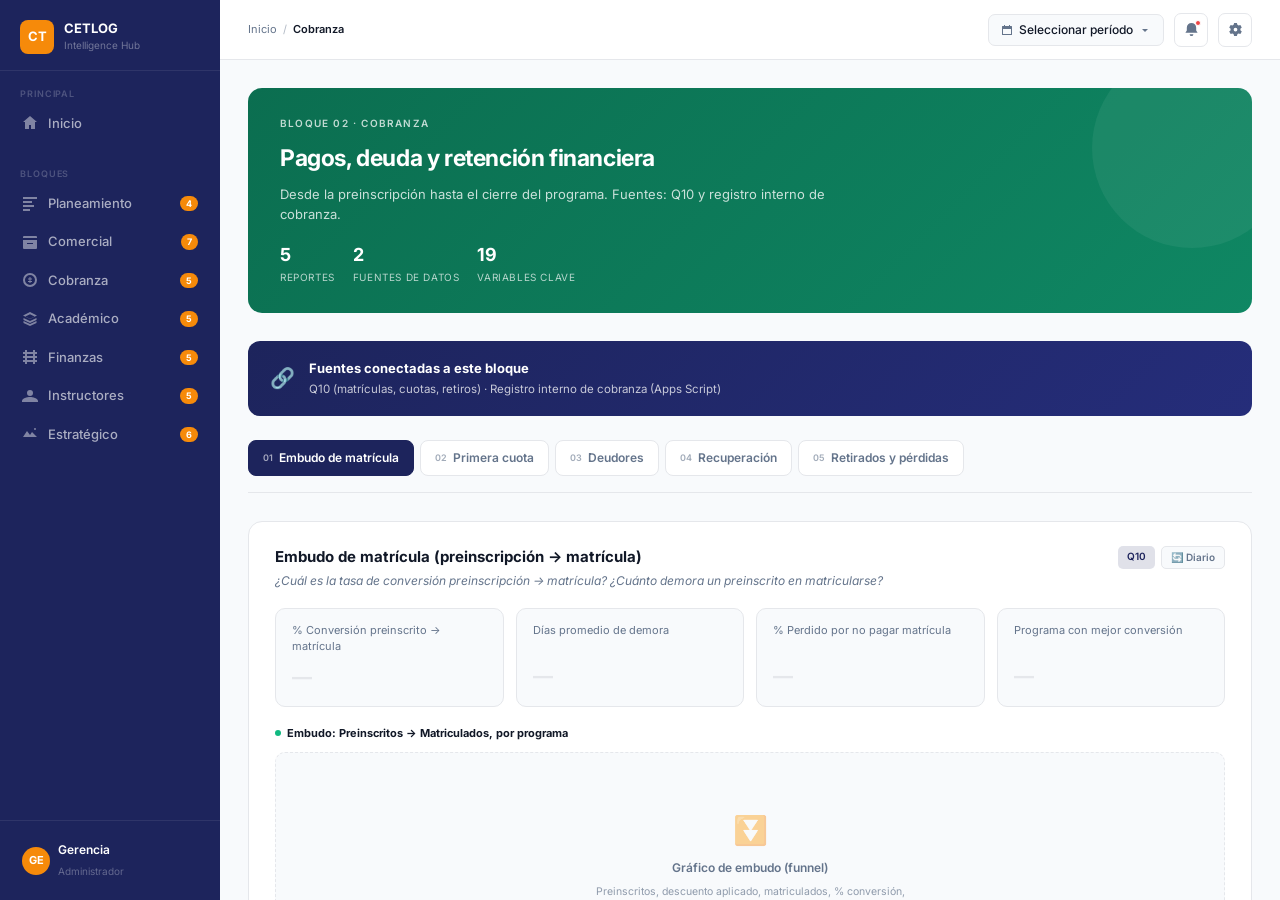
<file: cetlog_cobranza.html>
<!DOCTYPE html>
<html lang="es">
<head>
<meta charset="UTF-8">
<meta name="viewport" content="width=device-width, initial-scale=1.0">
<title>Cobranza · CETLOG Intelligence Hub</title>
<link href="https://fonts.googleapis.com/css2?family=Inter:wght@300;400;500;600;700&display=swap" rel="stylesheet">
<link rel="stylesheet" href="cetlog_shared.css">
<style>
  .block-hero.bh-cobranza { background: linear-gradient(135deg, #0B6E50 0%, #0F8763 100%); }

.rtab .tab-dot{width:6px;height:6px;border-radius:50%;display:none;flex-shrink:0}
.rtab.active .tab-dot{display:inline-block;background:var(--orange)}
</style>
</head>
<body>
<div class="layout">

  <aside class="sidebar">
    <div class="sidebar-logo">
      <div class="logo-mark">CT</div>
      <div class="logo-text"><strong>CETLOG</strong><span>Intelligence Hub</span></div>
    </div>
    <div class="sidebar-section">
      <div class="sidebar-section-label">Principal</div>
      <a class="nav-item" href="index.html">
        <svg class="nav-icon" viewBox="0 0 16 16" fill="currentColor"><path d="M8 1L1 7h2v7h4v-4h2v4h4V7h2L8 1z"/></svg>
        Inicio
      </a>
    </div>
    <div class="sidebar-section">
      <div class="sidebar-section-label">Bloques</div>
      <a class="nav-item" href="cetlog_planeamiento.html">
        <svg class="nav-icon" viewBox="0 0 16 16" fill="currentColor"><path d="M1 2h14v2H1V2zm0 4h9v2H1V6zm0 4h11v2H1v-2zm0 4h7v2H1v-2z"/></svg>
        Planeamiento<span class="nav-badge">4</span>
      </a>
      <a class="nav-item" href="cetlog_comercial.html">
        <svg class="nav-icon" viewBox="0 0 16 16" fill="currentColor"><path d="M2 2h12a1 1 0 0 1 1 1v1H1V3a1 1 0 0 1 1-1zm-1 4h14v8a1 1 0 0 1-1 1H2a1 1 0 0 1-1-1V6zm4 3v1h6V9H5z"/></svg>
        Comercial<span class="nav-badge">7</span>
      </a>
      <a class="nav-item" href="cetlog_cobranza.html">
        <svg class="nav-icon" viewBox="0 0 16 16" fill="currentColor"><path d="M8 1a7 7 0 1 1 0 14A7 7 0 0 1 8 1zm0 2a5 5 0 1 0 0 10A5 5 0 0 0 8 3zm.5 2v1.5H10v1H8.5V9H10v1H8.5V11h-1v-1H6V9h1.5V7.5H6v-1h1.5V5h1z"/></svg>
        Cobranza<span class="nav-badge">5</span>
      </a>
      <a class="nav-item" href="cetlog_academico.html">
        <svg class="nav-icon" viewBox="0 0 16 16" fill="currentColor"><path d="M8 1l7 3.5-7 3.5-7-3.5L8 1zm0 2.24L3.36 5.5 8 7.76 12.64 5.5 8 3.24zM1.5 7l6.5 3 6.5-3V9L8 12 1.5 9V7zm0 3l6.5 3 6.5-3v2L8 15l-6.5-3v-2z"/></svg>
        Académico<span class="nav-badge">5</span>
      </a>
      <a class="nav-item" href="cetlog_finanzas.html">
        <svg class="nav-icon" viewBox="0 0 16 16" fill="currentColor"><path d="M1 3h14v2H1V3zm0 4h14v2H1V7zm0 4h14v2H1v-2zM3 1h2v14H3V1zm8 0h2v14h-2V1z"/></svg>
        Finanzas<span class="nav-badge">5</span>
      </a>
      <a class="nav-item" href="cetlog_instructores.html">
      <svg class="nav-icon" viewBox="0 0 16 16" fill="currentColor"><path d="M8 8a3 3 0 1 0 0-6 3 3 0 0 0 0 6zm0 1c-2.67 0-8 1.34-8 4v1h16v-1c0-2.66-5.33-4-8-4z"/></svg>
      Instructores<span class="nav-badge">5</span>
    </a>
    <a class="nav-item" href="cetlog_estrategico.html">
        <svg class="nav-icon" viewBox="0 0 16 16" fill="currentColor"><path d="M1 11l4-6 3 4 2-3 5 5H1zm13-8a1 1 0 1 1-2 0 1 1 0 0 1 2 0z"/></svg>
        Estratégico<span class="nav-badge">6</span>
      </a>
    </div>
    <div class="sidebar-bottom">
      <div class="user-pill">
        <div class="avatar">GE</div>
        <div class="user-info"><strong>Gerencia</strong><span>Administrador</span></div>
      </div>
    </div>
  </aside>

  <div class="main">
    <header class="topbar">
      <div class="topbar-title">
        <div class="topbar-crumb">
          <a href="index.html">Inicio</a>
          <span class="sep">/</span>
          <span class="current">Cobranza</span>
        </div>
      </div>
      <div class="topbar-actions">
        <div class="period-selector">
          <svg viewBox="0 0 12 12" fill="currentColor"><path d="M3 1v1H1.5A.5.5 0 0 0 1 2.5v8a.5.5 0 0 0 .5.5h9a.5.5 0 0 0 .5-.5v-8a.5.5 0 0 0-.5-.5H9V1H8v1H4V1H3zm-1 4h8v5H2V5z"/></svg>
          Seleccionar período
          <svg viewBox="0 0 12 12" fill="currentColor"><path d="M3 5l3 3 3-3"/></svg>
        </div>
        <div class="icon-btn" data-tip="Notificaciones"><div class="notif-dot"></div>
          <svg width="15" height="15" viewBox="0 0 16 16" fill="currentColor"><path d="M8 1a5 5 0 0 0-5 5v3l-1.5 2.5h13L13 9V6a5 5 0 0 0-5-5zm0 14a2 2 0 0 0 2-2H6a2 2 0 0 0 2 2z"/></svg>
        </div>
        <div class="icon-btn" data-tip="Configuración">
          <svg width="15" height="15" viewBox="0 0 16 16" fill="currentColor"><path d="M6.5 1h3l.5 2a5 5 0 0 1 1.2.7l2-.5 1.5 2.6-1.5 1.4a5 5 0 0 1 0 1.6l1.5 1.4-1.5 2.6-2-.5A5 5 0 0 1 10 13l-.5 2h-3L6 13a5 5 0 0 1-1.2-.7l-2 .5L1.3 10.2l1.5-1.4a5 5 0 0 1 0-1.6L1.3 5.8 2.8 3.2l2 .5A5 5 0 0 1 6 3L6.5 1zM8 6a2 2 0 1 0 0 4 2 2 0 0 0 0-4z"/></svg>
        </div>
      </div>
    </header>

    <div class="content">

      <div class="block-hero bh-cobranza">
        <div class="block-hero-eyebrow">Bloque 02 · Cobranza</div>
        <h2>Pagos, deuda y retención financiera</h2>
        <p>Desde la preinscripción hasta el cierre del programa. Fuentes: Q10 y registro interno de cobranza.</p>
        <div class="block-hero-meta">
          <div><span class="num">5</span><span class="lbl">Reportes</span></div>
          <div><span class="num">2</span><span class="lbl">Fuentes de datos</span></div>
          <div><span class="num">19</span><span class="lbl">Variables clave</span></div>
        </div>
      </div>

      <div class="integration-banner">
        <div class="icon">🔗</div>
        <div>
          <h5>Fuentes conectadas a este bloque</h5>
          <p>Q10 (matrículas, cuotas, retiros) · Registro interno de cobranza (Apps Script)</p>
        </div>
      </div>

      <div class="report-tabs">
        <div class="report-tab active" onclick="showReport('preinscripcion')"><span class="tab-num">01</span> Embudo de matrícula</div>
        <div class="report-tab" onclick="showReport('primeracuota')"><span class="tab-num">02</span> Primera cuota</div>
        <div class="report-tab" onclick="showReport('deudores')"><span class="tab-num">03</span> Deudores</div>
        <div class="report-tab" onclick="showReport('recuperacion')"><span class="tab-num">04</span> Recuperación</div>
        <div class="report-tab" onclick="showReport('retirados')"><span class="tab-num">05</span> Retirados y pérdidas</div>
      </div>

      <!-- REPORT 1: EMBUDO DE MATRÍCULA -->
      <div class="report-panel active" id="panel-preinscripcion">
        <div class="report-card">
          <div class="report-card-header">
            <div><h4>Embudo de matrícula (preinscripción → matrícula)</h4><p class="question">¿Cuál es la tasa de conversión preinscripción → matrícula? ¿Cuánto demora un preinscrito en matricularse?</p></div>
            <div class="report-meta-tags"><span class="meta-tag source">Q10</span><span class="meta-tag freq">🔄 Diario</span></div>
          </div>
          <div class="kpi-row" style="margin-bottom:18px;">
            <div class="kpi-mini"><div class="q">% Conversión preinscrito → matrícula</div><div class="placeholder-value"></div></div>
            <div class="kpi-mini"><div class="q">Días promedio de demora</div><div class="placeholder-value"></div></div>
            <div class="kpi-mini"><div class="q">% Perdido por no pagar matrícula</div><div class="placeholder-value"></div></div>
            <div class="kpi-mini"><div class="q">Programa con mejor conversión</div><div class="placeholder-value"></div></div>
          </div>
          <div class="viz-label"><span class="dot" style="background:var(--success);"></span>Embudo: Preinscritos → Matriculados, por programa</div>
          <div class="chart-placeholder" style="min-height:220px;"><div class="icon">⏬</div><div class="label">Gráfico de embudo (funnel)</div><div class="sub">Preinscritos, descuento aplicado, matriculados, % conversión, perdidos por no pago</div></div>
          <div style="height:16px;"></div>
          <div class="viz-label"><span class="dot" style="background:var(--muted);"></span>Detalle por programa</div>
          <div class="table-placeholder">
            <table>
              <thead><tr><th>Programa</th><th>Preinscritos</th><th>Matriculados</th><th>% Conversión</th><th>Descuento aplicado</th><th>Perdidos x no pago</th><th>Días demora pago</th></tr></thead>
              <tbody>
                <tr><td class="label-col">—</td><td>—</td><td>—</td><td>—</td><td>—</td><td>—</td><td>—</td></tr>
                <tr><td class="label-col">—</td><td>—</td><td>—</td><td>—</td><td>—</td><td>—</td><td>—</td></tr>
              </tbody>
            </table>
          </div>
        </div>

        <div class="report-card">
          <div class="report-card-header">
            <div><h4>Conversión por comercial</h4><p class="question">¿Qué comercial logra mayor velocidad y tasa de conversión a matrícula?</p></div>
            <div class="report-meta-tags"><span class="meta-tag source">Q10 + Sistema interno</span><span class="meta-tag freq">🔄 Semanal</span></div>
          </div>
          <div class="viz-label"><span class="dot" style="background:var(--success);"></span>Ranking de comerciales por conversión</div>
          <div class="chart-placeholder"><div class="icon">🏆</div><div class="label">Tabla-ranking</div><div class="sub">Comercial × preinscritos, matriculados, % conversión</div></div>
        </div>
      </div>

      <!-- REPORT 2: PRIMERA CUOTA -->
      <div class="report-panel" id="panel-primeracuota">
        <div class="report-card">
          <div class="report-card-header">
            <div><h4>Cobranza de primera cuota</h4><p class="question">¿Cuántos matriculados pagaron la primera cuota? ¿Cuál es la tasa de cumplimiento?</p></div>
            <div class="report-meta-tags"><span class="meta-tag source">Q10</span><span class="meta-tag freq">🔄 Diario</span></div>
          </div>
          <div class="kpi-row" style="margin-bottom:18px;">
            <div class="kpi-mini"><div class="q">% Cumplimiento primera cuota</div><div class="placeholder-value"></div></div>
            <div class="kpi-mini"><div class="q">Monto total pendiente</div><div class="placeholder-value"></div></div>
            <div class="kpi-mini"><div class="q">Matriculados pendientes</div><div class="placeholder-value"></div></div>
            <div class="kpi-mini"><div class="q">Programa con más morosidad temprana</div><div class="placeholder-value"></div></div>
          </div>
          <div class="chart-grid-1-2">
            <div>
              <div class="viz-label"><span class="dot" style="background:var(--success);"></span>Pagaron vs. pendiente, por programa</div>
              <div class="chart-placeholder"><div class="icon">📊</div><div class="label">Gráfico de barras apiladas</div><div class="sub">Matriculados × pagaron / pendiente</div></div>
            </div>
            <div>
              <div class="viz-label"><span class="dot" style="background:var(--warning);"></span>Monto pendiente total</div>
              <div class="chart-placeholder"><div class="icon">💰</div><div class="label">Gráfico de barras</div><div class="sub">Monto facturado vs. monto pendiente por programa</div></div>
            </div>
          </div>
          <div style="height:16px;"></div>
          <div class="viz-label"><span class="dot" style="background:var(--muted);"></span>Antigüedad de la deuda (primera cuota)</div>
          <div class="table-placeholder">
            <table>
              <thead><tr><th>Programa</th><th>Rango de días</th><th>Alumnos</th><th>Monto pendiente</th></tr></thead>
              <tbody>
                <tr><td class="label-col">—</td><td>0-7 días</td><td>—</td><td>—</td></tr>
                <tr><td class="label-col">—</td><td>8-15 días</td><td>—</td><td>—</td></tr>
                <tr><td class="label-col">—</td><td>16-30 días</td><td>—</td><td>—</td></tr>
                <tr><td class="label-col">—</td><td>+30 días</td><td>—</td><td>—</td></tr>
              </tbody>
            </table>
          </div>
        </div>
      </div>

      <!-- REPORT 3: DEUDORES -->
      <div class="report-panel" id="panel-deudores">
        <div class="report-card">
          <div class="report-card-header">
            <div><h4>Evolución de deudores</h4><p class="question">¿Cuántos alumnos deben, cuánto y cuál es su riesgo de retiro?</p></div>
            <div class="report-meta-tags"><span class="meta-tag source">Q10 + Registro de cobranza</span><span class="meta-tag freq">🔄 Diario</span></div>
          </div>
          <div class="kpi-row" style="margin-bottom:18px;">
            <div class="kpi-mini"><div class="q">Alumnos con deuda activa</div><div class="placeholder-value"></div></div>
            <div class="kpi-mini"><div class="q">Monto total adeudado</div><div class="placeholder-value"></div></div>
            <div class="kpi-mini"><div class="q">Programa con mayor mora</div><div class="placeholder-value"></div></div>
            <div class="kpi-mini"><div class="q">% Recuperación histórica</div><div class="placeholder-value"></div></div>
          </div>
          <div class="chart-grid-2">
            <div>
              <div class="viz-label"><span class="dot" style="background:var(--danger);"></span>Deudores por programa</div>
              <div class="chart-placeholder"><div class="icon">📊</div><div class="label">Gráfico de barras</div><div class="sub">Programa × cantidad de deudores y monto adeudado</div></div>
            </div>
            <div>
              <div class="viz-label"><span class="dot" style="background:var(--warning);"></span>Deuda por número de cuota</div>
              <div class="chart-placeholder"><div class="icon">📊</div><div class="label">Gráfico de barras</div><div class="sub">¿Dónde empieza la deuda? Cuota 1, 2, 3...</div></div>
            </div>
          </div>
          <div style="height:16px;"></div>
          <div class="viz-label"><span class="dot" style="background:var(--muted);"></span>Detalle de deudores por programa</div>
          <div class="table-placeholder">
            <table>
              <thead><tr><th>Programa</th><th>Matriculados</th><th>Deudores</th><th>Monto adeudado</th><th>Contactados</th><th>Compromisos de pago</th></tr></thead>
              <tbody>
                <tr><td class="label-col">—</td><td>—</td><td>—</td><td>—</td><td>—</td><td>—</td></tr>
                <tr><td class="label-col">—</td><td>—</td><td>—</td><td>—</td><td>—</td><td>—</td></tr>
              </tbody>
            </table>
          </div>
        </div>

        <div class="report-card">
          <div class="report-card-header">
            <div><h4>Antigüedad de la deuda</h4><p class="question">¿Cuántos días en promedio se demoran en pagar los deudores?</p></div>
            <div class="report-meta-tags"><span class="meta-tag source">Q10</span><span class="meta-tag freq">🔄 Semanal</span></div>
          </div>
          <div class="viz-label"><span class="dot" style="background:var(--danger);"></span>Distribución de días de mora por rango</div>
          <div class="chart-placeholder"><div class="icon">📊</div><div class="label">Histograma</div><div class="sub">Rango de días × cantidad de alumnos y monto, por programa</div></div>
        </div>
      </div>

      <!-- REPORT 4: RECUPERACIÓN -->
      <div class="report-panel" id="panel-recuperacion">
        <div class="report-card">
          <div class="report-card-header">
            <div><h4>Recuperación de cobranza</h4><p class="question">¿Cuál es la capacidad de recuperación de la deuda y a qué velocidad?</p></div>
            <div class="report-meta-tags"><span class="meta-tag source">Q10 + Registro de cobranza</span><span class="meta-tag freq">🔄 Semanal</span></div>
          </div>
          <div class="kpi-row" style="margin-bottom:18px;">
            <div class="kpi-mini"><div class="q">% Recuperado del periodo</div><div class="placeholder-value"></div></div>
            <div class="kpi-mini"><div class="q">Velocidad de recuperación</div><div class="placeholder-value"></div></div>
            <div class="kpi-mini"><div class="q">Deuda inicial del periodo</div><div class="placeholder-value"></div></div>
            <div class="kpi-mini"><div class="q">Deudores contactados</div><div class="placeholder-value"></div></div>
          </div>
          <div class="viz-label"><span class="dot" style="background:var(--success);"></span>Evolución de recuperación en el tiempo</div>
          <div class="chart-placeholder" style="min-height:220px;"><div class="icon">📈</div><div class="label">Gráfico de líneas + barras combinado</div><div class="sub">Periodo × deuda inicial, recuperado y pendiente</div></div>
          <div style="height:10px;"></div>
          <p style="font-size:11px;color:var(--muted);font-style:italic;">⚠️ Nota pendiente de validar: revisar si la penalización por mora se aplica de forma consistente a todos los deudores.</p>
        </div>
      </div>

      <!-- REPORT 5: RETIRADOS Y PÉRDIDAS -->
      <div class="report-panel" id="panel-retirados">
        <div class="report-card">
          <div class="report-card-header">
            <div><h4>Retirados por programa</h4><p class="question">¿Cuántos alumnos se retiran, de qué programas y cuánto ingreso representa la pérdida?</p></div>
            <div class="report-meta-tags"><span class="meta-tag source">Q10</span><span class="meta-tag freq">🔄 Semanal</span></div>
          </div>
          <div class="kpi-row" style="margin-bottom:18px;">
            <div class="kpi-mini"><div class="q">Total retirados</div><div class="placeholder-value"></div></div>
            <div class="kpi-mini"><div class="q">% Deserción</div><div class="placeholder-value"></div></div>
            <div class="kpi-mini"><div class="q">Monto perdido total</div><div class="placeholder-value"></div></div>
            <div class="kpi-mini"><div class="q">Programa con mayor deserción</div><div class="placeholder-value"></div></div>
          </div>
          <div class="chart-grid-2">
            <div>
              <div class="viz-label"><span class="dot" style="background:var(--danger);"></span>Retirados por programa</div>
              <div class="chart-placeholder"><div class="icon">📊</div><div class="label">Gráfico de barras</div><div class="sub">Programa × matriculados, retirados, % deserción</div></div>
            </div>
            <div>
              <div class="viz-label"><span class="dot" style="background:var(--warning);"></span>Motivos de retiro</div>
              <div class="chart-placeholder"><div class="icon">🥧</div><div class="label">Gráfico circular</div><div class="sub">Motivo de retiro × cantidad, marcando si eran deudores</div></div>
            </div>
          </div>
        </div>

        <div class="report-card">
          <div class="report-card-header">
            <div><h4>Reportes de integración del bloque cobranza</h4><p class="question">¿Dónde se está perdiendo más dinero en todo el flujo financiero?</p></div>
            <div class="report-meta-tags"><span class="meta-tag source">Q10 + META + Kommo</span><span class="meta-tag freq">🔄 Mensual</span></div>
          </div>
          <div class="viz-label"><span class="dot" style="background:var(--navy);"></span>Embudo financiero completo</div>
          <div class="chart-placeholder" style="min-height:200px;"><div class="icon">⏬</div><div class="label">Gráfico de embudo financiero</div><div class="sub">Preinscritos → Matriculados → Pagaron 1era cuota → Entrenados → Certificados, con deudores y retirados marcados en cada etapa</div></div>
          <div style="height:16px;"></div>
          <div class="viz-label"><span class="dot" style="background:var(--muted);"></span>Ingresos esperados vs. reales y pérdidas</div>
          <div class="table-placeholder">
            <table>
              <thead><tr><th>Programa</th><th>Ingreso esperado</th><th>Cobrado</th><th>Pendiente</th><th>Pérdida x matrícula</th><th>Pérdida x retiro</th><th>Pérdida x deuda</th></tr></thead>
              <tbody>
                <tr><td class="label-col">—</td><td>—</td><td>—</td><td>—</td><td>—</td><td>—</td><td>—</td></tr>
                <tr><td class="label-col">—</td><td>—</td><td>—</td><td>—</td><td>—</td><td>—</td><td>—</td></tr>
              </tbody>
            </table>
          </div>
        </div>
      </div>

      <div class="block-footer-nav">
        <a class="footer-nav-link" href="cetlog_comercial.html">← Anterior: Comercial</a>
        <a class="footer-nav-link" href="cetlog_academico.html">Siguiente: Académico →</a>
      </div>

      <div style="height:30px;"></div>
    </div>
  </div>
</div>

<script>
  function showReport(id) {
    document.querySelectorAll('.report-tab').forEach(t => t.classList.remove('active'));
    document.querySelectorAll('.report-panel').forEach(p => p.classList.remove('active'));
    const idx = ['preinscripcion','primeracuota','deudores','recuperacion','retirados'].indexOf(id);
    document.querySelectorAll('.report-tab')[idx].classList.add('active');
    document.getElementById('panel-' + id).classList.add('active');
    document.querySelector('.content').scrollTo({ top: 0, behavior: 'smooth' });
  }
</script>
</body>
</html>
</file>
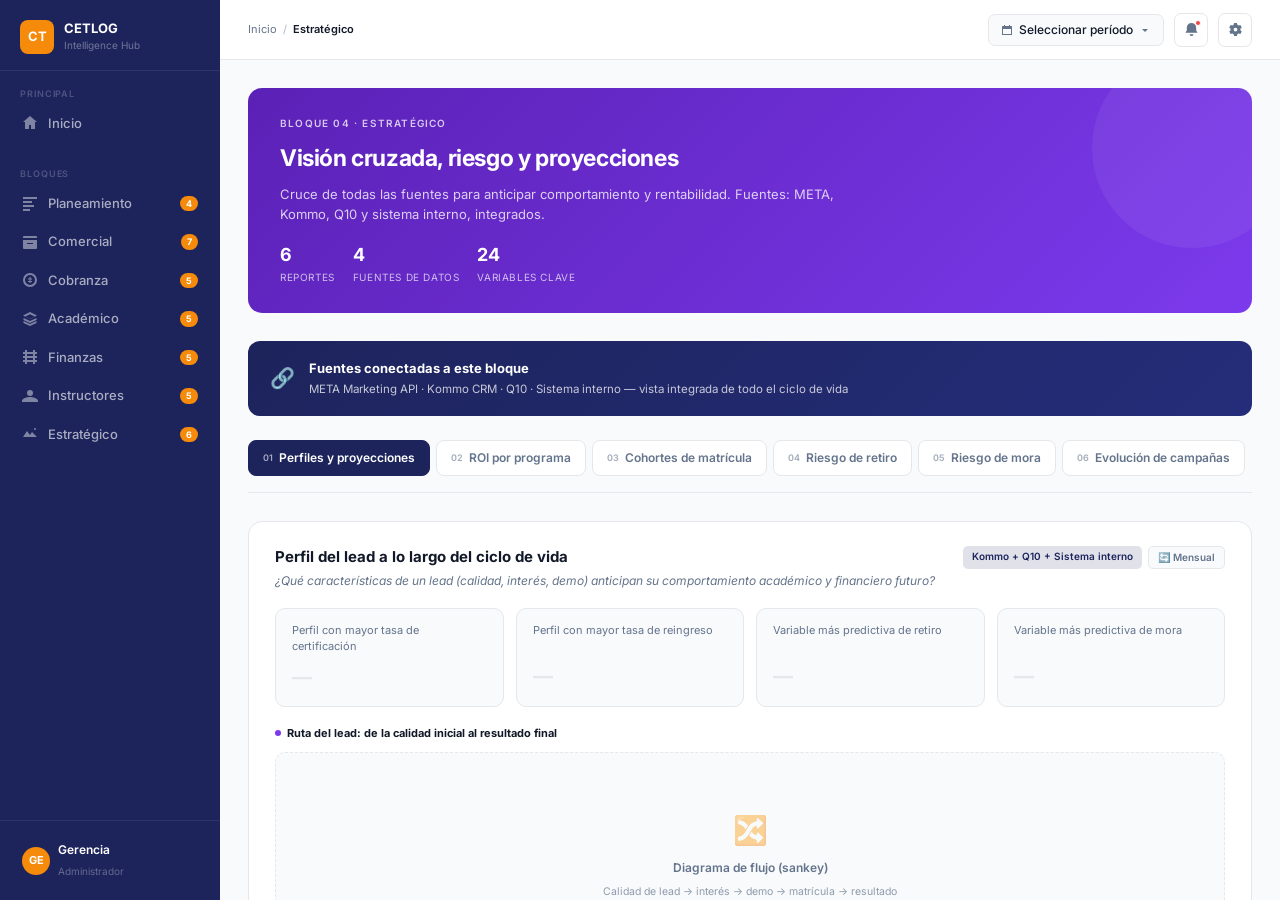
<file: cetlog_estrategico.html>
<!DOCTYPE html>
<html lang="es">
<head>
<meta charset="UTF-8">
<meta name="viewport" content="width=device-width, initial-scale=1.0">
<title>Estratégico · CETLOG Intelligence Hub</title>
<link href="https://fonts.googleapis.com/css2?family=Inter:wght@300;400;500;600;700&display=swap" rel="stylesheet">
<link rel="stylesheet" href="cetlog_shared.css">
<style>
  .block-hero.bh-estrategico { background: linear-gradient(135deg, #5B21B6 0%, #7C3AED 100%); }

.rtab .tab-dot{width:6px;height:6px;border-radius:50%;display:none;flex-shrink:0}
.rtab.active .tab-dot{display:inline-block;background:var(--orange)}
</style>
</head>
<body>
<div class="layout">

  <aside class="sidebar">
    <div class="sidebar-logo">
      <div class="logo-mark">CT</div>
      <div class="logo-text"><strong>CETLOG</strong><span>Intelligence Hub</span></div>
    </div>
    <div class="sidebar-section">
      <div class="sidebar-section-label">Principal</div>
      <a class="nav-item" href="index.html">
        <svg class="nav-icon" viewBox="0 0 16 16" fill="currentColor"><path d="M8 1L1 7h2v7h4v-4h2v4h4V7h2L8 1z"/></svg>
        Inicio
      </a>
    </div>
    <div class="sidebar-section">
      <div class="sidebar-section-label">Bloques</div>
      <a class="nav-item" href="cetlog_planeamiento.html">
        <svg class="nav-icon" viewBox="0 0 16 16" fill="currentColor"><path d="M1 2h14v2H1V2zm0 4h9v2H1V6zm0 4h11v2H1v-2zm0 4h7v2H1v-2z"/></svg>
        Planeamiento<span class="nav-badge">4</span>
      </a>
      <a class="nav-item" href="cetlog_comercial.html">
        <svg class="nav-icon" viewBox="0 0 16 16" fill="currentColor"><path d="M2 2h12a1 1 0 0 1 1 1v1H1V3a1 1 0 0 1 1-1zm-1 4h14v8a1 1 0 0 1-1 1H2a1 1 0 0 1-1-1V6zm4 3v1h6V9H5z"/></svg>
        Comercial<span class="nav-badge">7</span>
      </a>
      <a class="nav-item" href="cetlog_cobranza.html">
        <svg class="nav-icon" viewBox="0 0 16 16" fill="currentColor"><path d="M8 1a7 7 0 1 1 0 14A7 7 0 0 1 8 1zm0 2a5 5 0 1 0 0 10A5 5 0 0 0 8 3zm.5 2v1.5H10v1H8.5V9H10v1H8.5V11h-1v-1H6V9h1.5V7.5H6v-1h1.5V5h1z"/></svg>
        Cobranza<span class="nav-badge">5</span>
      </a>
      <a class="nav-item" href="cetlog_academico.html">
        <svg class="nav-icon" viewBox="0 0 16 16" fill="currentColor"><path d="M8 1l7 3.5-7 3.5-7-3.5L8 1zm0 2.24L3.36 5.5 8 7.76 12.64 5.5 8 3.24zM1.5 7l6.5 3 6.5-3V9L8 12 1.5 9V7zm0 3l6.5 3 6.5-3v2L8 15l-6.5-3v-2z"/></svg>
        Académico<span class="nav-badge">5</span>
      </a>
      <a class="nav-item" href="cetlog_finanzas.html">
        <svg class="nav-icon" viewBox="0 0 16 16" fill="currentColor"><path d="M1 3h14v2H1V3zm0 4h14v2H1V7zm0 4h14v2H1v-2zM3 1h2v14H3V1zm8 0h2v14h-2V1z"/></svg>
        Finanzas<span class="nav-badge">5</span>
      </a>
      <a class="nav-item" href="cetlog_instructores.html">
      <svg class="nav-icon" viewBox="0 0 16 16" fill="currentColor"><path d="M8 8a3 3 0 1 0 0-6 3 3 0 0 0 0 6zm0 1c-2.67 0-8 1.34-8 4v1h16v-1c0-2.66-5.33-4-8-4z"/></svg>
      Instructores<span class="nav-badge">5</span>
    </a>
    <a class="nav-item" href="cetlog_estrategico.html">
        <svg class="nav-icon" viewBox="0 0 16 16" fill="currentColor"><path d="M1 11l4-6 3 4 2-3 5 5H1zm13-8a1 1 0 1 1-2 0 1 1 0 0 1 2 0z"/></svg>
        Estratégico<span class="nav-badge">6</span>
      </a>
    </div>
    <div class="sidebar-bottom">
      <div class="user-pill">
        <div class="avatar">GE</div>
        <div class="user-info"><strong>Gerencia</strong><span>Administrador</span></div>
      </div>
    </div>
  </aside>

  <div class="main">
    <header class="topbar">
      <div class="topbar-title">
        <div class="topbar-crumb">
          <a href="index.html">Inicio</a>
          <span class="sep">/</span>
          <span class="current">Estratégico</span>
        </div>
      </div>
      <div class="topbar-actions">
        <div class="period-selector">
          <svg viewBox="0 0 12 12" fill="currentColor"><path d="M3 1v1H1.5A.5.5 0 0 0 1 2.5v8a.5.5 0 0 0 .5.5h9a.5.5 0 0 0 .5-.5v-8a.5.5 0 0 0-.5-.5H9V1H8v1H4V1H3zm-1 4h8v5H2V5z"/></svg>
          Seleccionar período
          <svg viewBox="0 0 12 12" fill="currentColor"><path d="M3 5l3 3 3-3"/></svg>
        </div>
        <div class="icon-btn" data-tip="Notificaciones"><div class="notif-dot"></div>
          <svg width="15" height="15" viewBox="0 0 16 16" fill="currentColor"><path d="M8 1a5 5 0 0 0-5 5v3l-1.5 2.5h13L13 9V6a5 5 0 0 0-5-5zm0 14a2 2 0 0 0 2-2H6a2 2 0 0 0 2 2z"/></svg>
        </div>
        <div class="icon-btn" data-tip="Configuración">
          <svg width="15" height="15" viewBox="0 0 16 16" fill="currentColor"><path d="M6.5 1h3l.5 2a5 5 0 0 1 1.2.7l2-.5 1.5 2.6-1.5 1.4a5 5 0 0 1 0 1.6l1.5 1.4-1.5 2.6-2-.5A5 5 0 0 1 10 13l-.5 2h-3L6 13a5 5 0 0 1-1.2-.7l-2 .5L1.3 10.2l1.5-1.4a5 5 0 0 1 0-1.6L1.3 5.8 2.8 3.2l2 .5A5 5 0 0 1 6 3L6.5 1zM8 6a2 2 0 1 0 0 4 2 2 0 0 0 0-4z"/></svg>
        </div>
      </div>
    </header>

    <div class="content">

      <div class="block-hero bh-estrategico">
        <div class="block-hero-eyebrow">Bloque 04 · Estratégico</div>
        <h2>Visión cruzada, riesgo y proyecciones</h2>
        <p>Cruce de todas las fuentes para anticipar comportamiento y rentabilidad. Fuentes: META, Kommo, Q10 y sistema interno, integrados.</p>
        <div class="block-hero-meta">
          <div><span class="num">6</span><span class="lbl">Reportes</span></div>
          <div><span class="num">4</span><span class="lbl">Fuentes de datos</span></div>
          <div><span class="num">24</span><span class="lbl">Variables clave</span></div>
        </div>
      </div>

      <div class="integration-banner">
        <div class="icon">🔗</div>
        <div>
          <h5>Fuentes conectadas a este bloque</h5>
          <p>META Marketing API · Kommo CRM · Q10 · Sistema interno — vista integrada de todo el ciclo de vida</p>
        </div>
      </div>

      <div class="report-tabs">
        <div class="report-tab active" onclick="showReport('perfiles')"><span class="tab-num">01</span> Perfiles y proyecciones</div>
        <div class="report-tab" onclick="showReport('roi')"><span class="tab-num">02</span> ROI por programa</div>
        <div class="report-tab" onclick="showReport('cohortes')"><span class="tab-num">03</span> Cohortes de matrícula</div>
        <div class="report-tab" onclick="showReport('riesgoretiro')"><span class="tab-num">04</span> Riesgo de retiro</div>
        <div class="report-tab" onclick="showReport('riesgomora')"><span class="tab-num">05</span> Riesgo de mora</div>
        <div class="report-tab" onclick="showReport('campanas')"><span class="tab-num">06</span> Evolución de campañas</div>
      </div>

      <!-- REPORT 1: PERFILES Y PROYECCIONES -->
      <div class="report-panel active" id="panel-perfiles">
        <div class="report-card">
          <div class="report-card-header">
            <div><h4>Perfil del lead a lo largo del ciclo de vida</h4><p class="question">¿Qué características de un lead (calidad, interés, demo) anticipan su comportamiento académico y financiero futuro?</p></div>
            <div class="report-meta-tags"><span class="meta-tag source">Kommo + Q10 + Sistema interno</span><span class="meta-tag freq">🔄 Mensual</span></div>
          </div>
          <div class="kpi-row" style="margin-bottom:18px;">
            <div class="kpi-mini"><div class="q">Perfil con mayor tasa de certificación</div><div class="placeholder-value"></div></div>
            <div class="kpi-mini"><div class="q">Perfil con mayor tasa de reingreso</div><div class="placeholder-value"></div></div>
            <div class="kpi-mini"><div class="q">Variable más predictiva de retiro</div><div class="placeholder-value"></div></div>
            <div class="kpi-mini"><div class="q">Variable más predictiva de mora</div><div class="placeholder-value"></div></div>
          </div>
          <div class="viz-label"><span class="dot" style="background:var(--purple);"></span>Ruta del lead: de la calidad inicial al resultado final</div>
          <div class="chart-placeholder" style="min-height:220px;"><div class="icon">🔀</div><div class="label">Diagrama de flujo (sankey)</div><div class="sub">Calidad de lead → interés → demo → matrícula → resultado (certificado / retirado / con deuda / reingresante)</div></div>
        </div>

        <div class="report-card">
          <div class="report-card-header">
            <div><h4>Proyección de prospección por perfil</h4><p class="question">¿Qué perfiles de lead conviene priorizar en campañas futuras según su probabilidad de éxito?</p></div>
            <div class="report-meta-tags"><span class="meta-tag source">Kommo + Q10 + Encuestas</span><span class="meta-tag freq">🔄 Mensual</span></div>
          </div>
          <div class="chart-grid-2">
            <div>
              <div class="viz-label"><span class="dot" style="background:var(--success);"></span>Probabilidad de certificación por perfil</div>
              <div class="chart-placeholder"><div class="icon">📊</div><div class="label">Gráfico de barras</div><div class="sub">Segmento de perfil × % estimado de certificación</div></div>
            </div>
            <div>
              <div class="viz-label"><span class="dot" style="background:var(--muted);"></span>Tabla de perfiles prioritarios</div>
              <div class="table-placeholder">
                <table>
                  <thead><tr><th>Perfil</th><th>Leads históricos</th><th>% Conversión</th><th>% Certificación</th></tr></thead>
                  <tbody>
                    <tr><td class="label-col">—</td><td>—</td><td>—</td><td>—</td></tr>
                    <tr><td class="label-col">—</td><td>—</td><td>—</td><td>—</td></tr>
                  </tbody>
                </table>
              </div>
            </div>
          </div>
        </div>
      </div>

      <!-- REPORT 2: ROI POR PROGRAMA -->
      <div class="report-panel" id="panel-roi">
        <div class="report-card">
          <div class="report-card-header">
            <div><h4>ROI por programa</h4><p class="question">¿Qué programas son realmente rentables considerando publicidad, demos, entrenadores, plataformas y materiales?</p></div>
            <div class="report-meta-tags"><span class="meta-tag source">META + Q10 + Sistema interno</span><span class="meta-tag freq">🔄 Mensual</span></div>
          </div>
          <div class="kpi-row" style="margin-bottom:18px;">
            <div class="kpi-mini"><div class="q">ROI promedio general</div><div class="placeholder-value"></div></div>
            <div class="kpi-mini"><div class="q">Programa más rentable</div><div class="placeholder-value"></div></div>
            <div class="kpi-mini"><div class="q">Programa menos rentable</div><div class="placeholder-value"></div></div>
            <div class="kpi-mini"><div class="q">Costo total estimado del periodo</div><div class="placeholder-value"></div></div>
          </div>
          <div class="viz-label"><span class="dot" style="background:var(--purple);"></span>Costos reales/estimados vs. ingresos reales/estimados por programa</div>
          <div class="chart-placeholder" style="min-height:220px;"><div class="icon">📊</div><div class="label">Gráfico de barras agrupadas</div><div class="sub">Programa × costo (publicidad, demo, entrenadores, plataformas, materiales) vs. ingreso cobrado</div></div>
          <div style="height:16px;"></div>
          <div class="viz-label"><span class="dot" style="background:var(--muted);"></span>Desglose de costos por programa</div>
          <div class="table-placeholder">
            <table>
              <thead><tr><th>Programa</th><th>Publicidad</th><th>Demo</th><th>Entrenadores</th><th>Plataformas</th><th>Materiales</th><th>ROI</th></tr></thead>
              <tbody>
                <tr><td class="label-col">—</td><td>—</td><td>—</td><td>—</td><td>—</td><td>—</td><td>—</td></tr>
                <tr><td class="label-col">—</td><td>—</td><td>—</td><td>—</td><td>—</td><td>—</td><td>—</td></tr>
              </tbody>
            </table>
          </div>
          <div style="height:10px;"></div>
          <p style="font-size:11px;color:var(--muted);font-style:italic;">⚠️ Reporte de fase 2: requiere consolidar costos estimados (entrenadores, plataformas, materiales) que hoy no están centralizados.</p>
        </div>
      </div>

      <!-- REPORT 3: COHORTES DE MATRÍCULA -->
      <div class="report-panel" id="panel-cohortes">
        <div class="report-card">
          <div class="report-card-header">
            <div><h4>Evolución de cohortes de matrícula</h4><p class="question">¿Cómo evoluciona cada cohorte mensual de matriculados a lo largo de su ciclo de vida?</p></div>
            <div class="report-meta-tags"><span class="meta-tag source">Q10</span><span class="meta-tag freq">🔄 Mensual</span></div>
          </div>
          <div class="kpi-row" style="margin-bottom:18px;">
            <div class="kpi-mini"><div class="q">Cohorte con mejor retención</div><div class="placeholder-value"></div></div>
            <div class="kpi-mini"><div class="q">Cohorte con mayor certificación</div><div class="placeholder-value"></div></div>
            <div class="kpi-mini"><div class="q">Tamaño promedio de cohorte mensual</div><div class="placeholder-value"></div></div>
            <div class="kpi-mini"><div class="q">% Retención a 90 días</div><div class="placeholder-value"></div></div>
          </div>
          <div class="viz-label"><span class="dot" style="background:var(--purple);"></span>Matriz de cohortes (retención en el tiempo)</div>
          <div class="chart-placeholder" style="min-height:220px;"><div class="icon">🟦</div><div class="label">Heatmap de cohortes</div><div class="sub">Mes de matrícula × meses transcurridos, mostrando % de alumnos activos/certificados</div></div>
        </div>
      </div>

      <!-- REPORT 4: RIESGO DE RETIRO -->
      <div class="report-panel" id="panel-riesgoretiro">
        <div class="report-card">
          <div class="report-card-header">
            <div><h4>Score de riesgo de retiro</h4><p class="question">¿Qué alumnos activos tienen mayor probabilidad de retirarse según su comportamiento actual?</p></div>
            <div class="report-meta-tags"><span class="meta-tag source">Q10 + Sistema interno + Encuestas</span><span class="meta-tag freq">🔄 Semanal</span></div>
          </div>
          <div class="kpi-row" style="margin-bottom:18px;">
            <div class="kpi-mini"><div class="q">Alumnos en riesgo alto</div><div class="placeholder-value"></div></div>
            <div class="kpi-mini"><div class="q">Programa con mayor riesgo promedio</div><div class="placeholder-value"></div></div>
            <div class="kpi-mini"><div class="q">Precisión del score (histórico)</div><div class="placeholder-value"></div></div>
            <div class="kpi-mini"><div class="q">Variable con mayor peso en el score</div><div class="placeholder-value"></div></div>
          </div>
          <div class="chart-grid-2">
            <div>
              <div class="viz-label"><span class="dot" style="background:var(--danger);"></span>Distribución de score de riesgo</div>
              <div class="chart-placeholder"><div class="icon">📊</div><div class="label">Histograma</div><div class="sub">Score de riesgo (bajo/medio/alto) × cantidad de alumnos activos</div></div>
            </div>
            <div>
              <div class="viz-label"><span class="dot" style="background:var(--muted);"></span>Alumnos prioritarios para seguimiento</div>
              <div class="table-placeholder">
                <table>
                  <thead><tr><th>Alumno</th><th>Programa</th><th>Score</th><th>Señal principal</th></tr></thead>
                  <tbody>
                    <tr><td class="label-col">—</td><td>—</td><td>—</td><td>—</td></tr>
                    <tr><td class="label-col">—</td><td>—</td><td>—</td><td>—</td></tr>
                  </tbody>
                </table>
              </div>
            </div>
          </div>
          <div style="height:10px;"></div>
          <p style="font-size:11px;color:var(--muted);font-style:italic;">⚠️ Fase 1: reglas simples basadas en umbrales (asistencia, participación, satisfacción). Un modelo predictivo formal es un hito posterior.</p>
        </div>
      </div>

      <!-- REPORT 5: RIESGO DE MORA -->
      <div class="report-panel" id="panel-riesgomora">
        <div class="report-card">
          <div class="report-card-header">
            <div><h4>Score de riesgo de mora</h4><p class="question">¿Qué alumnos matriculados tienen mayor probabilidad de caer en mora en las próximas cuotas?</p></div>
            <div class="report-meta-tags"><span class="meta-tag source">Q10 + Registro de cobranza</span><span class="meta-tag freq">🔄 Semanal</span></div>
          </div>
          <div class="kpi-row" style="margin-bottom:18px;">
            <div class="kpi-mini"><div class="q">Alumnos en riesgo alto de mora</div><div class="placeholder-value"></div></div>
            <div class="kpi-mini"><div class="q">Programa con mayor riesgo promedio</div><div class="placeholder-value"></div></div>
            <div class="kpi-mini"><div class="q">Monto en riesgo proyectado</div><div class="placeholder-value"></div></div>
            <div class="kpi-mini"><div class="q">Variable con mayor peso en el score</div><div class="placeholder-value"></div></div>
          </div>
          <div class="viz-label"><span class="dot" style="background:var(--warning);"></span>Distribución de score de riesgo de mora</div>
          <div class="chart-placeholder" style="min-height:220px;"><div class="icon">📊</div><div class="label">Histograma</div><div class="sub">Score de riesgo (bajo/medio/alto) × cantidad de alumnos y monto comprometido</div></div>
        </div>
      </div>

      <!-- REPORT 6: EVOLUCIÓN DE CAMPAÑAS -->
      <div class="report-panel" id="panel-campanas">
        <div class="report-card">
          <div class="report-card-header">
            <div><h4>Evolución de campañas en el tiempo</h4><p class="question">¿Qué meses o semanas están más saturados de campañas? ¿Cómo se proyecta el calendario comercial?</p></div>
            <div class="report-meta-tags"><span class="meta-tag source">META Marketing API + Kommo</span><span class="meta-tag freq">🔄 Semanal</span></div>
          </div>
          <div class="kpi-row" style="margin-bottom:18px;">
            <div class="kpi-mini"><div class="q">Mes más saturado de campañas</div><div class="placeholder-value"></div></div>
            <div class="kpi-mini"><div class="q">Mes con mejor CPL histórico</div><div class="placeholder-value"></div></div>
            <div class="kpi-mini"><div class="q">Campañas activas actualmente</div><div class="placeholder-value"></div></div>
            <div class="kpi-mini"><div class="q">Programa con mayor estacionalidad</div><div class="placeholder-value"></div></div>
          </div>
          <div class="viz-label"><span class="dot" style="background:var(--purple);"></span>Calendario de saturación de campañas</div>
          <div class="chart-placeholder" style="min-height:220px;"><div class="icon">🟦</div><div class="label">Heatmap de calendario</div><div class="sub">Semana × mes, mostrando cantidad de campañas activas e intensidad de inversión</div></div>
          <div style="height:16px;"></div>
          <div class="viz-label"><span class="dot" style="background:var(--navy);"></span>Proyección de prospección de programas</div>
          <div class="chart-placeholder"><div class="icon">📈</div><div class="label">Gráfico de líneas con proyección</div><div class="sub">Programa × leads históricos y proyección de leads esperados en los próximos meses</div></div>
        </div>
      </div>

      <div class="block-footer-nav">
        <a class="footer-nav-link" href="cetlog_academico.html">← Anterior: Académico</a>
        <a class="footer-nav-link" href="index.html">Volver al inicio →</a>
      </div>

      <div style="height:30px;"></div>
    </div>
  </div>
</div>

<script>
  function showReport(id) {
    document.querySelectorAll('.report-tab').forEach(t => t.classList.remove('active'));
    document.querySelectorAll('.report-panel').forEach(p => p.classList.remove('active'));
    const idx = ['perfiles','roi','cohortes','riesgoretiro','riesgomora','campanas'].indexOf(id);
    document.querySelectorAll('.report-tab')[idx].classList.add('active');
    document.getElementById('panel-' + id).classList.add('active');
    document.querySelector('.content').scrollTo({ top: 0, behavior: 'smooth' });
  }
const SCRIPT_URL = 'https://script.google.com/macros/s/AKfycbycQjp5HZG2PvQ-ib9pJJfUv-YNMHbybEAy1m1Ld2jXGCzxs7ShS01yhiY7vJWCH8lVaA/exec';
async function fetchTab(sheetName) {
  try {
    const url = SCRIPT_URL + '?sheet=' + encodeURIComponent(sheetName);
    const res = await fetch(url);
    if (!res.ok) return [];
    const json = await res.json();
    if (!Array.isArray(json)) return [];
    return json;
  } catch(e) {
    console.error('fetchTab error:', sheetName, e);
    return [];
  }
}
</script>
</body>
</html>
</file>
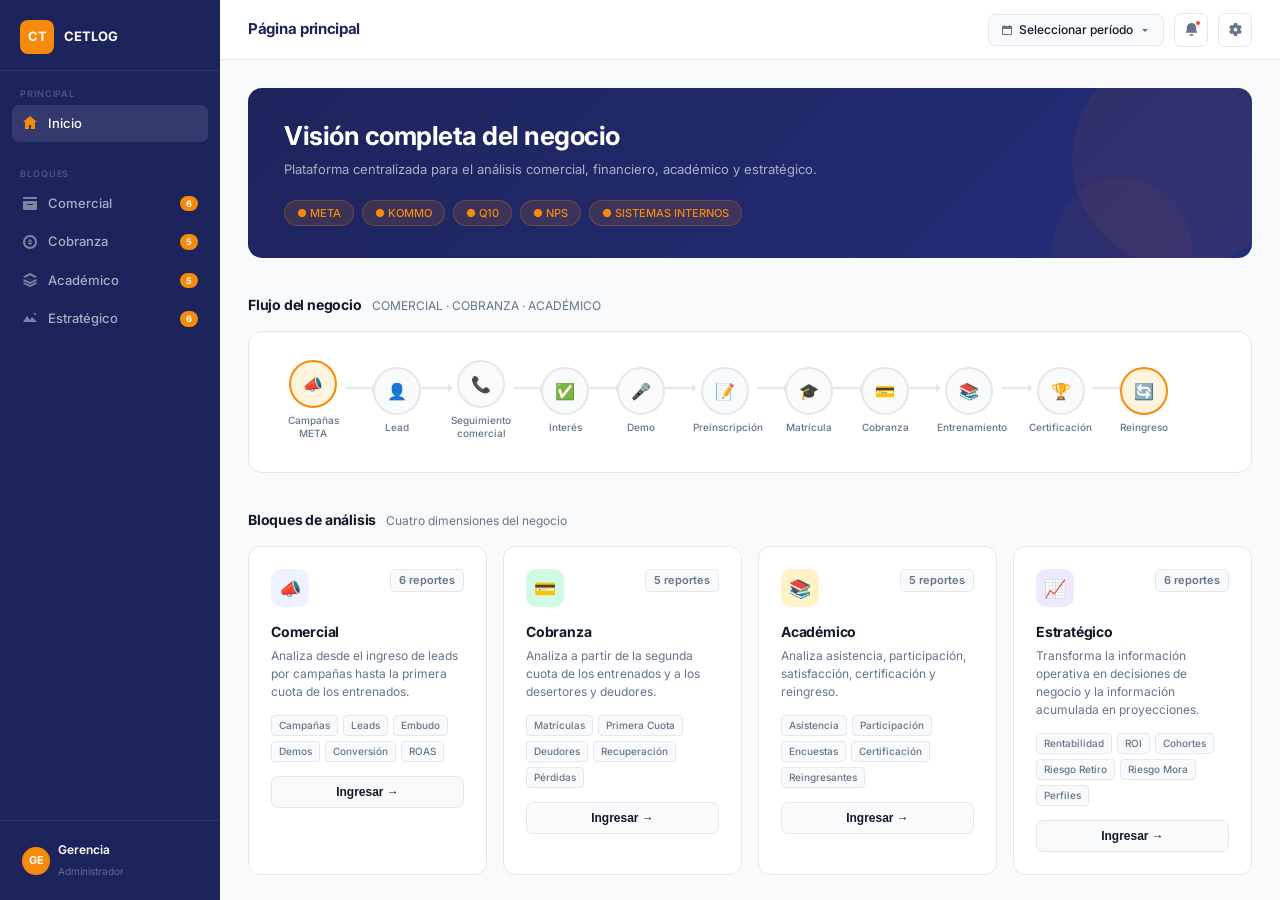
<file: cetlog_home.html>
<!DOCTYPE html>
<html lang="es">
<head>
<meta charset="UTF-8">
<meta name="viewport" content="width=device-width, initial-scale=1.0">
<title>Interfaz de reportes</title>
<link href="https://fonts.googleapis.com/css2?family=Inter:wght@300;400;500;600;700&display=swap" rel="stylesheet">
<link rel="stylesheet" href="cetlog_shared.css">
<style>
  .hero { background: linear-gradient(135deg, var(--navy) 0%, #252D7A 100%); border-radius: 14px; padding: 32px 36px; margin-bottom: 28px; position: relative; overflow: hidden; }
  .hero::before { content: ''; position: absolute; right: -40px; top: -40px; width: 220px; height: 220px; background: var(--orange); border-radius: 50%; opacity: 0.06; }
  .hero::after { content: ''; position: absolute; right: 60px; bottom: -60px; width: 140px; height: 140px; background: var(--orange); border-radius: 50%; opacity: 0.04; }
  .hero-label { font-size: 10px; font-weight: 600; color: var(--orange); text-transform: uppercase; letter-spacing: 0.12em; margin-bottom: 10px; }
  .hero h2 { font-size: 26px; font-weight: 700; color: white; letter-spacing: -0.5px; margin-bottom: 8px; line-height: 1.2; }
  .hero p { color: #ffffffa0; font-size: 13px; max-width: 540px; line-height: 1.6; margin-bottom: 20px; }
  .hero-chips { display: flex; gap: 8px; flex-wrap: wrap; }
  .hero-chip { background: #ffffff14; border: 1px solid #ffffff20; color: #ffffffc0; font-size: 11px; font-weight: 500; padding: 4px 12px; border-radius: 20px; }
  .hero-chip.orange { background: #F68A0A22; border-color: #F68A0A40; color: var(--orange); }

  .kpi-strip { display: grid; grid-template-columns: repeat(6, 1fr); gap: 12px; margin-bottom: 4px; }
  .kpi-card { background: var(--card); border: 1px solid var(--border); border-radius: 10px; padding: 16px; cursor: pointer; transition: all 0.15s; text-decoration: none; color: inherit; display: block; }
  .kpi-card:hover { border-color: var(--navy); box-shadow: 0 4px 16px #1D245C0f; transform: translateY(-1px); }
  .kpi-icon { width: 32px; height: 32px; border-radius: 8px; display: flex; align-items: center; justify-content: center; margin-bottom: 12px; font-size: 15px; }
  .kpi-card h4 { font-size: 12px; font-weight: 600; color: var(--text); margin-bottom: 3px; }
  .kpi-card p { font-size: 11px; color: var(--muted); line-height: 1.4; }
  .kpi-card .kpi-bar { height: 2px; background: var(--border); border-radius: 1px; margin-top: 12px; }
  .kpi-card .kpi-bar-fill { height: 100%; border-radius: 1px; width: 0; transition: width 0.8s ease; }

  .flow-section { background: var(--card); border: 1px solid var(--border); border-radius: 14px; padding: 28px 32px; margin-bottom: 4px; }
  .flow-label { font-size: 10px; font-weight: 600; color: var(--muted); text-transform: uppercase; letter-spacing: 0.1em; margin-bottom: 20px; }
  .flow-track { display: flex; align-items: center; gap: 0; overflow-x: auto; padding-bottom: 4px; }
  .flow-node { display: flex; flex-direction: column; align-items: center; flex-shrink: 0; }
  .flow-step { display: flex; flex-direction: column; align-items: center; gap: 6px; }
  .flow-bubble { width: 48px; height: 48px; border-radius: 50%; display: flex; align-items: center; justify-content: center; font-size: 16px; border: 2px solid var(--border); background: var(--bg); transition: all 0.2s; cursor: pointer; }
  .flow-bubble:hover { border-color: var(--navy); transform: scale(1.08); }
  .flow-bubble.highlight { border-color: var(--orange); background: var(--orange-light); }
  .flow-label-text { font-size: 10px; font-weight: 500; color: var(--muted); text-align: center; max-width: 64px; line-height: 1.3; }
  .flow-connector { width: 28px; height: 2px; background: var(--border); flex-shrink: 0; position: relative; margin-bottom: 24px; }
  .flow-connector::after { content: ''; position: absolute; right: -4px; top: -3px; width: 0; height: 0; border-top: 4px solid transparent; border-bottom: 4px solid transparent; border-left: 5px solid var(--border); }

  .blocks-grid { display: grid; grid-template-columns: repeat(4, 1fr); gap: 16px; }
  .block-card { background: var(--card); border: 1px solid var(--border); border-radius: 12px; padding: 22px; cursor: pointer; transition: all 0.15s; display: flex; flex-direction: column; gap: 14px; text-decoration: none; color: inherit; }
  .block-card:hover { box-shadow: 0 8px 24px #1D245C12; transform: translateY(-2px); }
  .block-card:hover .block-btn { background: var(--navy); color: white; border-color: var(--navy); }
  .block-header { display: flex; align-items: flex-start; justify-content: space-between; }
  .block-icon { width: 38px; height: 38px; border-radius: 10px; display: flex; align-items: center; justify-content: center; font-size: 18px; }
  .block-count { font-size: 11px; font-weight: 600; color: var(--muted); background: var(--bg); border: 1px solid var(--border); border-radius: 5px; padding: 2px 8px; }
  .block-body h4 { font-size: 14px; font-weight: 700; color: var(--text); margin-bottom: 5px; letter-spacing: -0.2px; }
  .block-body p { font-size: 12px; color: var(--muted); line-height: 1.5; }
  .block-reports { display: flex; flex-wrap: wrap; gap: 5px; }
  .report-tag { font-size: 10px; font-weight: 500; color: var(--muted); background: var(--bg); border: 1px solid var(--border); border-radius: 4px; padding: 2px 7px; }
  .block-btn { display: flex; align-items: center; justify-content: center; gap: 5px; border: 1px solid var(--border); border-radius: 7px; padding: 8px; font-size: 12px; font-weight: 600; color: var(--text); background: var(--bg); cursor: pointer; transition: all 0.15s; width: 100%; }

  .alerts-grid { display: grid; grid-template-columns: repeat(2, 1fr); gap: 12px; }
  .alert-card { background: var(--card); border: 1px solid var(--border); border-radius: 10px; padding: 16px 18px; display: flex; gap: 14px; align-items: flex-start; cursor: pointer; transition: all 0.15s; }
  .alert-card:hover { border-color: var(--navy); box-shadow: 0 4px 14px #1D245C0a; }
  .alert-dot { width: 8px; height: 8px; border-radius: 50%; flex-shrink: 0; margin-top: 5px; }
  .alert-body { flex: 1; }
  .alert-type { font-size: 9px; font-weight: 700; text-transform: uppercase; letter-spacing: 0.1em; margin-bottom: 4px; }
  .alert-body h5 { font-size: 13px; font-weight: 600; color: var(--text); margin-bottom: 3px; }
  .alert-body p { font-size: 11px; color: var(--muted); line-height: 1.4; }
  .alert-meta { font-size: 10px; color: var(--muted); margin-top: 8px; display: flex; gap: 8px; align-items: center; }
  .alert-badge { font-size: 9px; font-weight: 600; padding: 2px 7px; border-radius: 4px; }
</style>
</head>
<body>
<div class="layout">

  <aside class="sidebar">
    <div class="sidebar-logo">
      <div class="logo-mark">CT</div>
      <div class="logo-text"><strong>CETLOG</strong><span></span></div>
    </div>
    <div class="sidebar-section">
      <div class="sidebar-section-label">Principal</div>
      <a class="nav-item active" href="cetlog_home.html">
        <svg class="nav-icon" viewBox="0 0 16 16" fill="currentColor"><path d="M8 1L1 7h2v7h4v-4h2v4h4V7h2L8 1z"/></svg>
        Inicio
      </a>
    </div>
    <div class="sidebar-section">
      <div class="sidebar-section-label">Bloques</div>
      <a class="nav-item" href="cetlog_comercial.html">
        <svg class="nav-icon" viewBox="0 0 16 16" fill="currentColor"><path d="M2 2h12a1 1 0 0 1 1 1v1H1V3a1 1 0 0 1 1-1zm-1 4h14v8a1 1 0 0 1-1 1H2a1 1 0 0 1-1-1V6zm4 3v1h6V9H5z"/></svg>
        Comercial<span class="nav-badge">6</span>
      </a>
      <a class="nav-item" href="cetlog_cobranza.html">
        <svg class="nav-icon" viewBox="0 0 16 16" fill="currentColor"><path d="M8 1a7 7 0 1 1 0 14A7 7 0 0 1 8 1zm0 2a5 5 0 1 0 0 10A5 5 0 0 0 8 3zm.5 2v1.5H10v1H8.5V9H10v1H8.5V11h-1v-1H6V9h1.5V7.5H6v-1h1.5V5h1z"/></svg>
        Cobranza<span class="nav-badge">5</span>
      </a>
      <a class="nav-item" href="cetlog_academico.html">
        <svg class="nav-icon" viewBox="0 0 16 16" fill="currentColor"><path d="M8 1l7 3.5-7 3.5-7-3.5L8 1zm0 2.24L3.36 5.5 8 7.76 12.64 5.5 8 3.24zM1.5 7l6.5 3 6.5-3V9L8 12 1.5 9V7zm0 3l6.5 3 6.5-3v2L8 15l-6.5-3v-2z"/></svg>
        Académico<span class="nav-badge">5</span>
      </a>
      <a class="nav-item" href="cetlog_estrategico.html">
        <svg class="nav-icon" viewBox="0 0 16 16" fill="currentColor"><path d="M1 11l4-6 3 4 2-3 5 5H1zm13-8a1 1 0 1 1-2 0 1 1 0 0 1 2 0z"/></svg>
        Estratégico<span class="nav-badge">6</span>
      </a>
    </div>
    <div class="sidebar-bottom">
      <div class="user-pill">
        <div class="avatar">GE</div>
        <div class="user-info"><strong>Gerencia</strong><span>Administrador</span></div>
      </div>
    </div>
  </aside>

  <div class="main">
    <header class="topbar">
      <div class="topbar-title">
        <h1>Página principal</h1>
        
      </div>
      <div class="topbar-actions">
        <div class="period-selector">
          <svg viewBox="0 0 12 12" fill="currentColor"><path d="M3 1v1H1.5A.5.5 0 0 0 1 2.5v8a.5.5 0 0 0 .5.5h9a.5.5 0 0 0 .5-.5v-8a.5.5 0 0 0-.5-.5H9V1H8v1H4V1H3zm-1 4h8v5H2V5z"/></svg>
          Seleccionar período
          <svg viewBox="0 0 12 12" fill="currentColor"><path d="M3 5l3 3 3-3"/></svg>
        </div>
        <div class="icon-btn" data-tip="Notificaciones">
          <div class="notif-dot"></div>
          <svg width="15" height="15" viewBox="0 0 16 16" fill="currentColor"><path d="M8 1a5 5 0 0 0-5 5v3l-1.5 2.5h13L13 9V6a5 5 0 0 0-5-5zm0 14a2 2 0 0 0 2-2H6a2 2 0 0 0 2 2z"/></svg>
        </div>
        <div class="icon-btn" data-tip="Configuración">
          <svg width="15" height="15" viewBox="0 0 16 16" fill="currentColor"><path d="M6.5 1h3l.5 2a5 5 0 0 1 1.2.7l2-.5 1.5 2.6-1.5 1.4a5 5 0 0 1 0 1.6l1.5 1.4-1.5 2.6-2-.5A5 5 0 0 1 10 13l-.5 2h-3L6 13a5 5 0 0 1-1.2-.7l-2 .5L1.3 10.2l1.5-1.4a5 5 0 0 1 0-1.6L1.3 5.8 2.8 3.2l2 .5A5 5 0 0 1 6 3L6.5 1zM8 6a2 2 0 1 0 0 4 2 2 0 0 0 0-4z"/></svg>
        </div>
      </div>
    </header>

    <div class="content">

      <div class="hero">
               <h2>Visión completa del negocio</h2>
        <p>Plataforma centralizada para el análisis comercial, financiero, académico y estratégico.</p>
        <div class="hero-chips">
          <div class="hero-chip orange">● META</div>
          <div class="hero-chip orange">● KOMMO</div>
          <div class="hero-chip orange">● Q10</div>
          <div class="hero-chip orange">● NPS</div>
          <div class="hero-chip orange">● SISTEMAS INTERNOS</div>
        </div>
      </div>

      
      <div class="section-header" style="margin-top:36px;">
        <h3>Flujo del negocio</h3>
        <p>COMERCIAL · COBRANZA · ACADÉMICO</p>
      </div>
      <div class="flow-section">
                <div class="flow-track">
          <div class="flow-node"><div class="flow-step"><div class="flow-bubble highlight" data-tip="META Ads"><span>📣</span></div><div class="flow-label-text">Campañas META</div></div></div>
          <div class="flow-connector"></div>
          <div class="flow-node"><div class="flow-step"><div class="flow-bubble" data-tip="Kommo CRM"><span>👤</span></div><div class="flow-label-text">Lead</div></div></div>
          <div class="flow-connector"></div>
          <div class="flow-node"><div class="flow-step"><div class="flow-bubble" data-tip="Kommo + Control"><span>📞</span></div><div class="flow-label-text">Seguimiento comercial</div></div></div>
          <div class="flow-connector"></div>
          <div class="flow-node"><div class="flow-step"><div class="flow-bubble" data-tip="Kommo"><span>✅</span></div><div class="flow-label-text">Interés</div></div></div>
          <div class="flow-connector"></div>
          <div class="flow-node"><div class="flow-step"><div class="flow-bubble" data-tip="Lista de asistentes"><span>🎤</span></div><div class="flow-label-text">Demo</div></div></div>
          <div class="flow-connector"></div>
          <div class="flow-node"><div class="flow-step"><div class="flow-bubble" data-tip="Q10"><span>📝</span></div><div class="flow-label-text">Preinscripción</div></div></div>
          <div class="flow-connector"></div>
          <div class="flow-node"><div class="flow-step"><div class="flow-bubble" data-tip="Q10"><span>🎓</span></div><div class="flow-label-text">Matrícula</div></div></div>
          <div class="flow-connector"></div>
          <div class="flow-node"><div class="flow-step"><div class="flow-bubble" data-tip="Q10 + Cobranza"><span>💳</span></div><div class="flow-label-text">Cobranza</div></div></div>
          <div class="flow-connector"></div>
          <div class="flow-node"><div class="flow-step"><div class="flow-bubble" data-tip="Q10 + Sistema"><span>📚</span></div><div class="flow-label-text">Entrenamiento</div></div></div>
          <div class="flow-connector"></div>
          <div class="flow-node"><div class="flow-step"><div class="flow-bubble" data-tip="Q10"><span>🏆</span></div><div class="flow-label-text">Certificación</div></div></div>
          <div class="flow-connector"></div>
          <div class="flow-node"><div class="flow-step"><div class="flow-bubble highlight" data-tip="Q10 + Kommo"><span>🔄</span></div><div class="flow-label-text">Reingreso</div></div></div>
        </div>
      </div>

      <div class="section-header" style="margin-top:36px;">
        <h3>Bloques de análisis</h3>
        <p>Cuatro dimensiones del negocio</p>
      </div>
      <div class="blocks-grid">

        <a class="block-card" href="cetlog_comercial.html">
          <div class="block-header"><div class="block-icon" style="background:#EEF2FF;">📣</div><div class="block-count">6 reportes</div></div>
          <div class="block-body"><h4>Comercial</h4><p>Analiza desde el ingreso de leads por campañas hasta la primera cuota de los entrenados.  </p></div>
          <div class="block-reports"><span class="report-tag">Campañas</span><span class="report-tag">Leads</span><span class="report-tag">Embudo</span><span class="report-tag">Demos</span><span class="report-tag">Conversión</span><span class="report-tag">ROAS</span></div>
          <button class="block-btn">Ingresar →</button>
        </a>

        <a class="block-card" href="cetlog_cobranza.html">
          <div class="block-header"><div class="block-icon" style="background:#D1FAE5;">💳</div><div class="block-count">5 reportes</div></div>
          <div class="block-body"><h4>Cobranza</h4><p>Analiza a partir de la segunda cuota de los entrenados y a los desertores y deudores. </p></div>
          <div class="block-reports"><span class="report-tag">Matrículas</span><span class="report-tag">Primera Cuota</span><span class="report-tag">Deudores</span><span class="report-tag">Recuperación</span><span class="report-tag">Pérdidas</span></div>
          <button class="block-btn">Ingresar →</button>
        </a>

        <a class="block-card" href="cetlog_academico.html">
          <div class="block-header"><div class="block-icon" style="background:#FEF3C7;">📚</div><div class="block-count">5 reportes</div></div>
          <div class="block-body"><h4>Académico</h4><p>Analiza asistencia, participación, satisfacción, certificación y reingreso.</p></div>
          <div class="block-reports"><span class="report-tag">Asistencia</span><span class="report-tag">Participación</span><span class="report-tag">Encuestas</span><span class="report-tag">Certificación</span><span class="report-tag">Reingresantes</span></div>
          <button class="block-btn">Ingresar →</button>
        </a>

        <a class="block-card" href="cetlog_estrategico.html">
          <div class="block-header"><div class="block-icon" style="background:#EDE9FE;">📈</div><div class="block-count">6 reportes</div></div>
          <div class="block-body"><h4>Estratégico</h4><p>Transforma la información operativa en decisiones de negocio y la información acumulada en proyecciones. </p></div>
          <div class="block-reports"><span class="report-tag">Rentabilidad</span><span class="report-tag">ROI</span><span class="report-tag">Cohortes</span><span class="report-tag">Riesgo Retiro</span><span class="report-tag">Riesgo Mora</span><span class="report-tag">Perfiles</span></div>
          <button class="block-btn">Ingresar →</button>
        </a>

              

<script>
  window.addEventListener('load', () => {
    setTimeout(() => {
      document.querySelectorAll('.kpi-bar-fill').forEach(el => { el.style.width = el.dataset.w + '%'; });
    }, 300);
  });
</script>
</body>
</html>
</file>
<file: cetlog_shared.css>
/* ════════════════════════════════════════════════════════════════
   CETLOG INTELLIGENCE HUB — Sistema visual compartido
   ════════════════════════════════════════════════════════════════ */

*, *::before, *::after { box-sizing: border-box; margin: 0; padding: 0; }

:root {
  --navy: #1D245C;
  --navy-light: #252D6E;
  --navy-dim: #1D245C22;
  --orange: #F68A0A;
  --orange-light: #FEF3DC;
  --success: #10B981;
  --success-light: #D1FAE5;
  --warning: #F59E0B;
  --warning-light: #FEF3C7;
  --danger: #EF4444;
  --danger-light: #FEE2E2;
  --purple: #7C3AED;
  --purple-light: #EDE9FE;
  --bg: #F8FAFC;
  --card: #FFFFFF;
  --border: #E5E7EB;
  --text: #111827;
  --muted: #64748B;
  --sidebar-w: 220px;
  --topbar-h: 60px;
}

html, body { height: 100%; font-family: 'Inter', sans-serif; background: var(--bg); color: var(--text); font-size: 14px; line-height: 1.5; }

/* ── LAYOUT ── */
.layout { display: flex; height: 100vh; overflow: hidden; }

/* ── SIDEBAR ── */
.sidebar {
  width: var(--sidebar-w);
  background: var(--navy);
  display: flex;
  flex-direction: column;
  flex-shrink: 0;
  height: 100vh;
  position: fixed;
  left: 0; top: 0;
  z-index: 100;
}
.sidebar-logo {
  padding: 20px 20px 16px;
  border-bottom: 1px solid #ffffff14;
  display: flex;
  align-items: center;
  gap: 10px;
}
.logo-mark {
  width: 34px; height: 34px;
  background: var(--orange);
  border-radius: 8px;
  display: flex; align-items: center; justify-content: center;
  font-weight: 700; font-size: 13px; color: white; letter-spacing: -0.5px;
  flex-shrink: 0;
}
.logo-text { line-height: 1.2; }
.logo-text strong { display: block; color: white; font-size: 13px; font-weight: 700; }
.logo-text span { color: #ffffff60; font-size: 10px; font-weight: 400; }

.sidebar-section { padding: 16px 12px 8px; }
.sidebar-section-label { font-size: 9px; font-weight: 600; color: #ffffff38; text-transform: uppercase; letter-spacing: 0.1em; padding: 0 8px; margin-bottom: 4px; }

.nav-item {
  display: flex; align-items: center; gap: 10px;
  padding: 9px 10px;
  border-radius: 7px;
  cursor: pointer;
  color: #ffffffa0;
  font-size: 13px; font-weight: 500;
  transition: all 0.15s;
  text-decoration: none;
  margin-bottom: 1px;
}
.nav-item:hover { background: #ffffff12; color: white; }
.nav-item.active { background: #ffffff1a; color: white; }
.nav-item.active .nav-icon { color: var(--orange); }
.nav-icon { width: 16px; height: 16px; flex-shrink: 0; opacity: 0.7; }
.nav-item.active .nav-icon, .nav-item:hover .nav-icon { opacity: 1; }

.nav-badge {
  margin-left: auto;
  background: var(--orange);
  color: white;
  font-size: 9px;
  font-weight: 700;
  padding: 1px 6px;
  border-radius: 10px;
}

.sidebar-bottom {
  margin-top: auto;
  padding: 12px;
  border-top: 1px solid #ffffff14;
}
.user-pill {
  display: flex; align-items: center; gap: 8px;
  padding: 8px 10px;
  border-radius: 7px;
  cursor: pointer;
}
.user-pill:hover { background: #ffffff12; }
.avatar { width: 28px; height: 28px; background: var(--orange); border-radius: 50%; display: flex; align-items: center; justify-content: center; font-size: 11px; font-weight: 700; color: white; flex-shrink: 0; }
.user-info strong { display: block; color: white; font-size: 12px; font-weight: 600; }
.user-info span { color: #ffffff50; font-size: 10px; }

/* ── MAIN ── */
.main { margin-left: var(--sidebar-w); flex: 1; display: flex; flex-direction: column; height: 100vh; overflow: hidden; }

/* ── TOPBAR ── */
.topbar {
  height: var(--topbar-h);
  background: var(--card);
  border-bottom: 1px solid var(--border);
  display: flex; align-items: center;
  padding: 0 28px;
  gap: 16px;
  flex-shrink: 0;
  position: sticky; top: 0; z-index: 50;
}
.topbar-title { flex: 1; display: flex; align-items: center; gap: 10px; }
.topbar-title h1 { font-size: 15px; font-weight: 700; color: var(--navy); letter-spacing: -0.3px; }
.topbar-title p { font-size: 11px; color: var(--muted); font-weight: 400; }
.topbar-crumb { font-size: 11px; color: var(--muted); display: flex; align-items: center; gap: 6px; }
.topbar-crumb a { color: var(--muted); text-decoration: none; }
.topbar-crumb a:hover { color: var(--navy); }
.topbar-crumb .sep { opacity: 0.5; }
.topbar-crumb .current { color: var(--text); font-weight: 600; }

.topbar-actions { display: flex; align-items: center; gap: 10px; }

.period-selector {
  display: flex; align-items: center; gap: 6px;
  background: var(--bg);
  border: 1px solid var(--border);
  border-radius: 7px;
  padding: 6px 12px;
  font-size: 12px; font-weight: 500; color: var(--text);
  cursor: pointer;
}
.period-selector svg { width: 12px; height: 12px; color: var(--muted); }

.icon-btn {
  width: 34px; height: 34px;
  border-radius: 7px;
  border: 1px solid var(--border);
  background: var(--card);
  display: flex; align-items: center; justify-content: center;
  cursor: pointer; color: var(--muted);
  transition: all 0.15s;
  position: relative;
}
.icon-btn:hover { border-color: var(--navy); color: var(--navy); }
.notif-dot { position: absolute; top: 6px; right: 6px; width: 6px; height: 6px; background: var(--danger); border-radius: 50%; border: 1.5px solid white; }

/* ── CONTENT ── */
.content { flex: 1; overflow-y: auto; padding: 28px; }
.content::-webkit-scrollbar { width: 4px; }
.content::-webkit-scrollbar-track { background: transparent; }
.content::-webkit-scrollbar-thumb { background: var(--border); border-radius: 4px; }

/* ── SECTION HEADER ── */
.section-header { display: flex; align-items: baseline; gap: 10px; margin-bottom: 16px; margin-top: 32px; }
.section-header:first-child { margin-top: 0; }
.section-header h3 { font-size: 14px; font-weight: 700; color: var(--text); letter-spacing: -0.2px; }
.section-header p { font-size: 12px; color: var(--muted); }

/* ── BLOCK HERO (header de cada bloque) ── */
.block-hero {
  border-radius: 14px;
  padding: 28px 32px;
  margin-bottom: 28px;
  position: relative;
  overflow: hidden;
  color: white;
}
.block-hero::before {
  content: '';
  position: absolute; right: -40px; top: -40px;
  width: 200px; height: 200px;
  background: white;
  border-radius: 50%;
  opacity: 0.06;
}
.block-hero-eyebrow { font-size: 10px; font-weight: 600; text-transform: uppercase; letter-spacing: 0.12em; margin-bottom: 10px; opacity: 0.75; }
.block-hero h2 { font-size: 23px; font-weight: 700; letter-spacing: -0.4px; margin-bottom: 8px; }
.block-hero p { opacity: 0.78; font-size: 13px; max-width: 600px; line-height: 1.6; margin-bottom: 16px; }
.block-hero-meta { display: flex; gap: 18px; flex-wrap: wrap; }
.block-hero-meta div { display: flex; flex-direction: column; gap: 2px; }
.block-hero-meta .num { font-size: 18px; font-weight: 700; }
.block-hero-meta .lbl { font-size: 10px; opacity: 0.7; text-transform: uppercase; letter-spacing: 0.06em; }

/* ── REPORT NAV TABS ── */
.report-tabs {
  display: flex; gap: 6px; flex-wrap: wrap;
  margin-bottom: 28px;
  padding-bottom: 16px;
  border-bottom: 1px solid var(--border);
}
.report-tab {
  display: flex; align-items: center; gap: 6px;
  padding: 8px 14px;
  border-radius: 8px;
  border: 1px solid var(--border);
  background: var(--card);
  font-size: 12px; font-weight: 600; color: var(--muted);
  cursor: pointer;
  transition: all 0.15s;
}
.report-tab:hover { border-color: var(--navy); color: var(--navy); }
.report-tab.active { background: var(--navy); border-color: var(--navy); color: white; }
.report-tab .tab-num { font-size: 9px; opacity: 0.6; }

/* ── REPORT PANEL ── */
.report-panel { display: none; }
.report-panel.active { display: block; animation: fadeIn 0.25s ease; }
@keyframes fadeIn { from { opacity: 0; transform: translateY(4px); } to { opacity: 1; transform: translateY(0); } }

.report-card {
  background: var(--card);
  border: 1px solid var(--border);
  border-radius: 14px;
  padding: 24px 26px;
  margin-bottom: 20px;
}
.report-card-header { display: flex; align-items: flex-start; justify-content: space-between; margin-bottom: 18px; gap: 16px; }
.report-card-header h4 { font-size: 15px; font-weight: 700; color: var(--text); margin-bottom: 4px; }
.report-card-header .question { font-size: 12px; color: var(--muted); font-style: italic; }
.report-meta-tags { display: flex; gap: 6px; flex-shrink: 0; }
.meta-tag { font-size: 10px; font-weight: 600; padding: 3px 9px; border-radius: 5px; white-space: nowrap; }
.meta-tag.source { background: var(--navy-dim); color: var(--navy); }
.meta-tag.freq { background: var(--bg); color: var(--muted); border: 1px solid var(--border); }

/* ── KPI ROW (dentro de un reporte) ── */
.kpi-row { display: grid; grid-template-columns: repeat(4, 1fr); gap: 12px; margin-bottom: 4px; }
.kpi-mini {
  background: var(--bg);
  border: 1px solid var(--border);
  border-radius: 10px;
  padding: 14px 16px;
}
.kpi-mini .q { font-size: 11px; color: var(--muted); margin-bottom: 8px; line-height: 1.4; min-height: 30px; }
.kpi-mini .placeholder-value { font-size: 20px; font-weight: 700; color: var(--border); }
.kpi-mini .placeholder-value::after { content: '—'; }

/* ── CHART PLACEHOLDER ── */
.chart-placeholder {
  background: var(--bg);
  border: 1.5px dashed var(--border);
  border-radius: 10px;
  min-height: 220px;
  display: flex; flex-direction: column; align-items: center; justify-content: center;
  gap: 8px;
  color: var(--muted);
}
.chart-placeholder .icon { font-size: 28px; opacity: 0.4; }
.chart-placeholder .label { font-size: 12px; font-weight: 600; }
.chart-placeholder .sub { font-size: 10.5px; opacity: 0.7; max-width: 320px; text-align: center; line-height: 1.4; }

/* ── TABLE PLACEHOLDER ── */
.table-placeholder { border: 1px solid var(--border); border-radius: 10px; overflow: hidden; }
.table-placeholder table { width: 100%; border-collapse: collapse; }
.table-placeholder th {
  background: var(--bg);
  text-align: left;
  font-size: 10.5px; font-weight: 700; color: var(--muted);
  text-transform: uppercase; letter-spacing: 0.04em;
  padding: 10px 14px;
  border-bottom: 1px solid var(--border);
}
.table-placeholder td {
  padding: 12px 14px;
  border-bottom: 1px solid var(--border);
  font-size: 12px;
  color: var(--border);
}
.table-placeholder tr:last-child td { border-bottom: none; }
.table-placeholder td.label-col { color: var(--muted); font-weight: 500; }

/* ── GRID LAYOUTS FOR CHARTS ── */
.chart-grid-2 { display: grid; grid-template-columns: 1fr 1fr; gap: 16px; }
.chart-grid-1-2 { display: grid; grid-template-columns: 1.4fr 1fr; gap: 16px; }

.viz-label { font-size: 11px; font-weight: 700; color: var(--text); margin-bottom: 10px; display: flex; align-items: center; gap: 6px; }
.viz-label .dot { width: 6px; height: 6px; border-radius: 50%; }

/* ── INTEGRATION BANNER ── */
.integration-banner {
  background: linear-gradient(135deg, var(--navy) 0%, #252D7A 100%);
  border-radius: 12px;
  padding: 18px 22px;
  margin-bottom: 24px;
  display: flex; align-items: center; gap: 14px;
  color: white;
}
.integration-banner .icon { font-size: 20px; flex-shrink: 0; }
.integration-banner h5 { font-size: 13px; font-weight: 700; margin-bottom: 2px; }
.integration-banner p { font-size: 11.5px; opacity: 0.75; }

/* ── BREADCRUMB FOOTER NAV ── */
.block-footer-nav {
  display: flex; justify-content: space-between; align-items: center;
  margin-top: 32px;
  padding-top: 20px;
  border-top: 1px solid var(--border);
}
.footer-nav-link {
  display: flex; align-items: center; gap: 8px;
  font-size: 12px; font-weight: 600; color: var(--muted);
  text-decoration: none;
  padding: 8px 14px;
  border-radius: 8px;
  border: 1px solid var(--border);
  transition: all 0.15s;
}
.footer-nav-link:hover { border-color: var(--navy); color: var(--navy); }

/* TOOLTIP */
[data-tip] { position: relative; }
[data-tip]:hover::after {
  content: attr(data-tip);
  position: absolute; bottom: calc(100% + 6px); left: 50%; transform: translateX(-50%);
  background: var(--text); color: white; font-size: 10px; padding: 4px 8px; border-radius: 4px;
  white-space: nowrap; pointer-events: none; z-index: 200;
}

/* RESPONSIVE NOTE: layout optimized for desktop dashboards (gerencia) */
</file>
